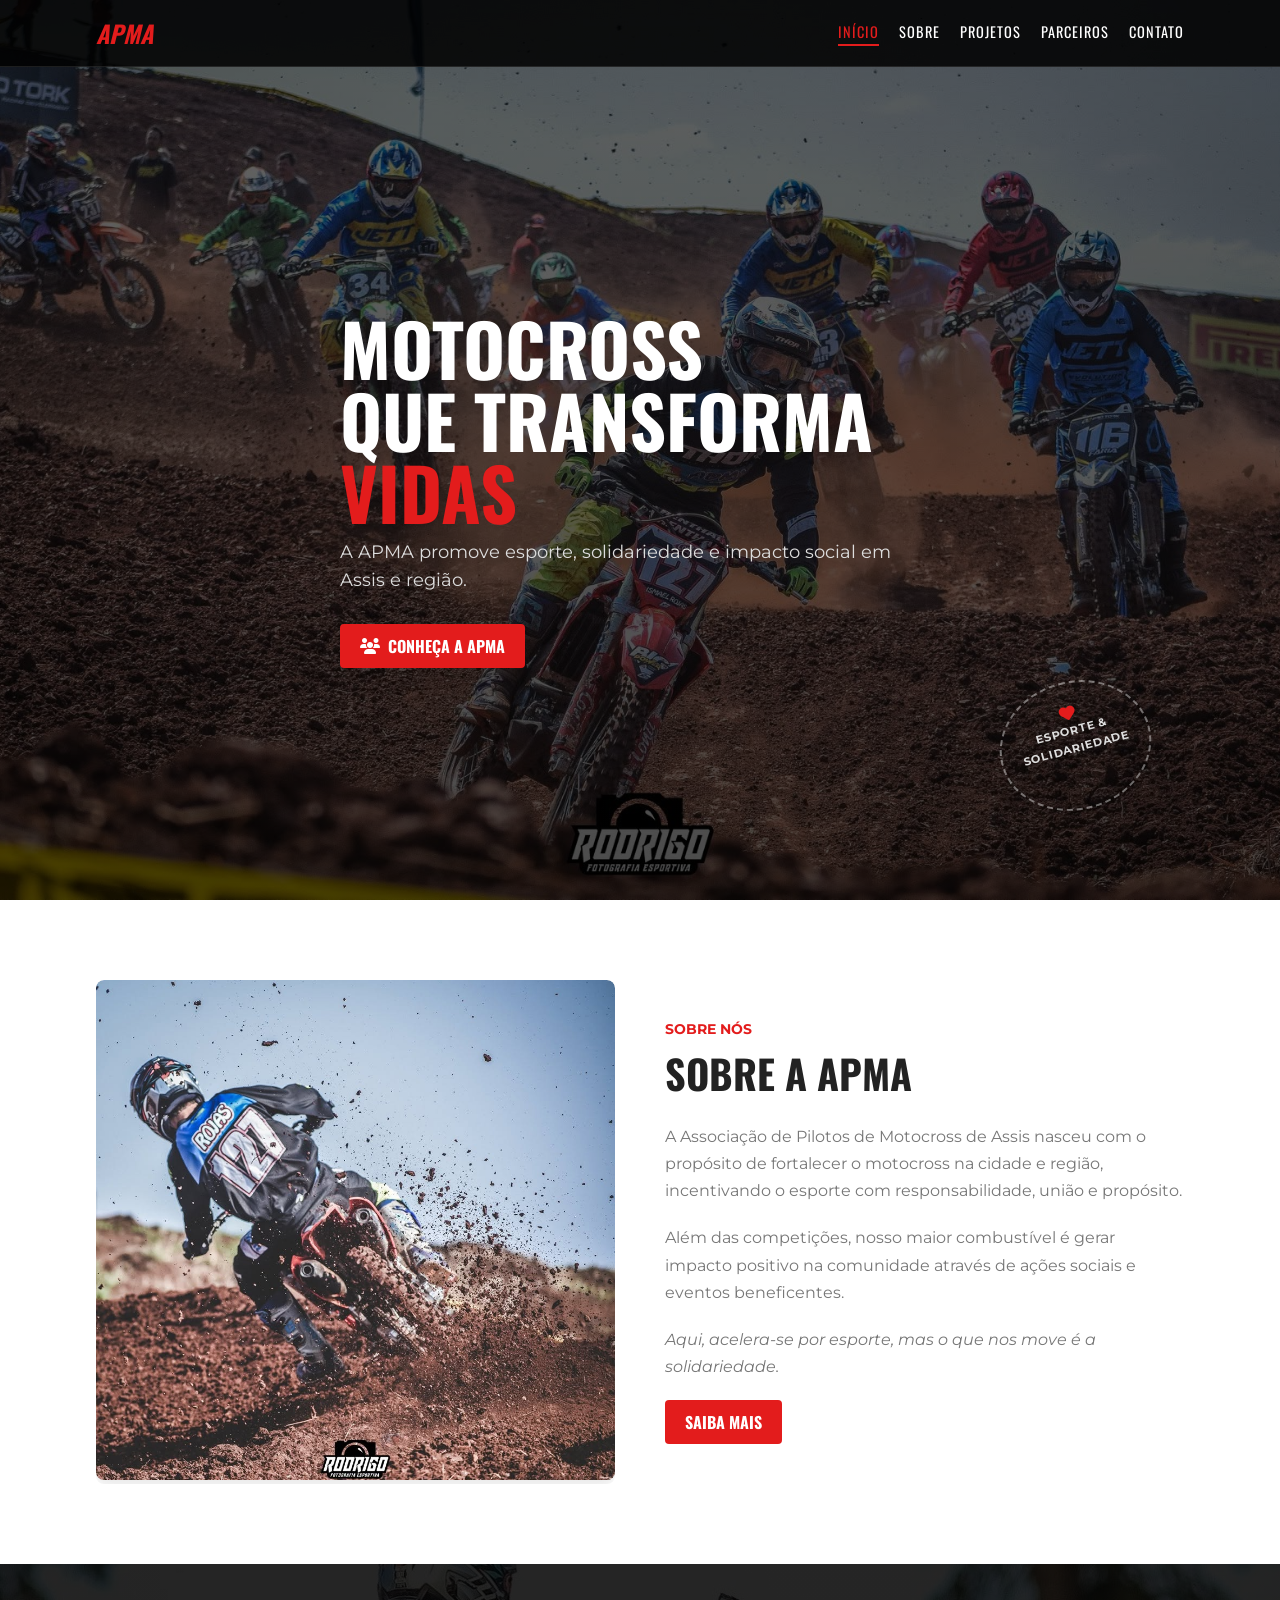
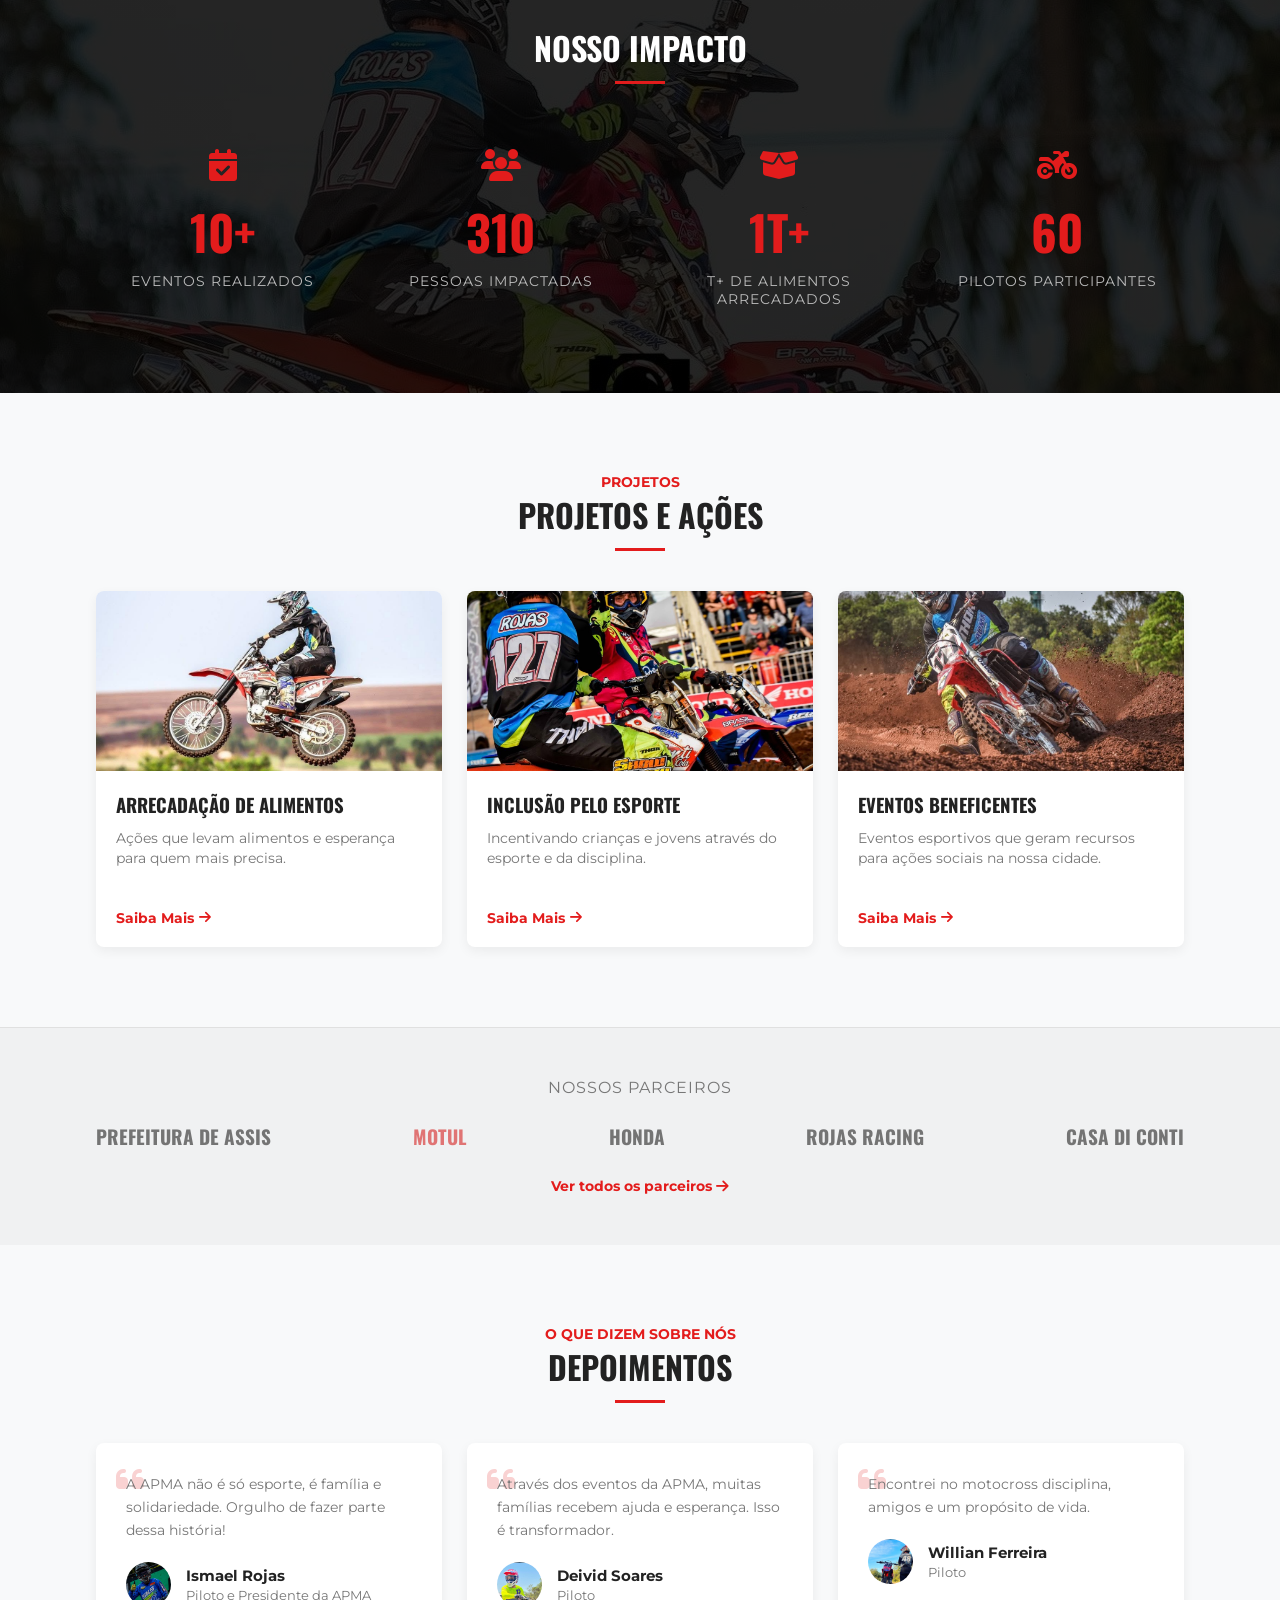
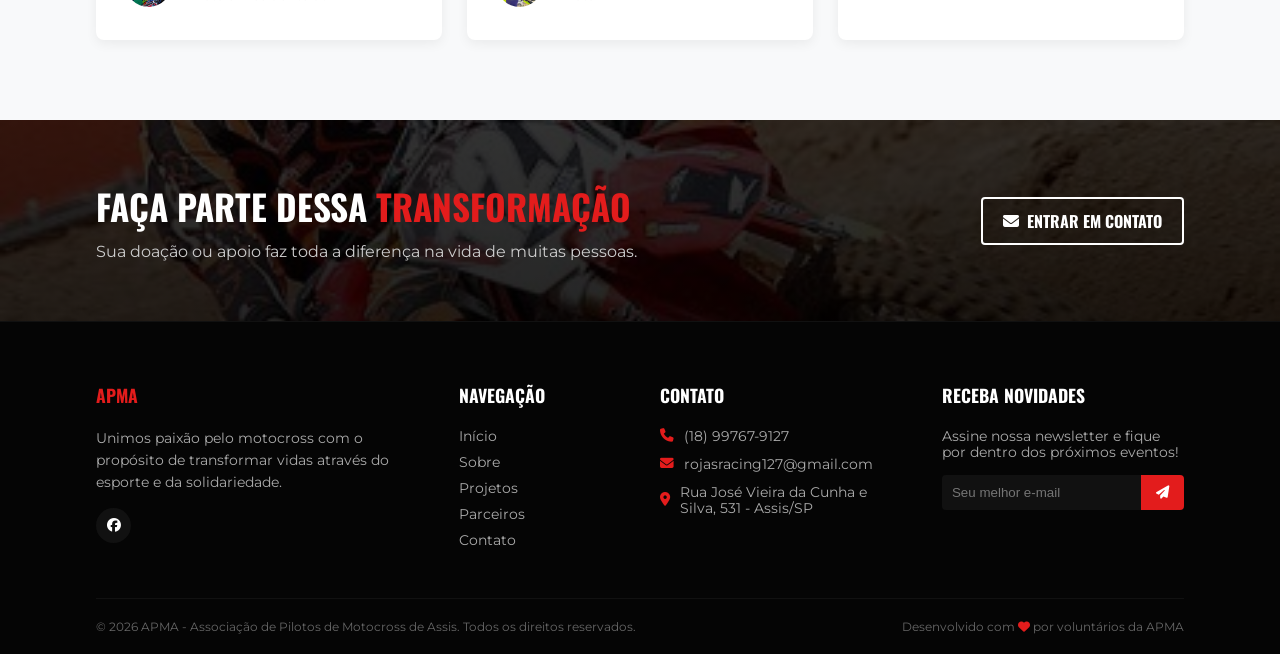
<file: index.html>
<!DOCTYPE html>
<html lang="pt-BR">

<head>
    <meta charset="UTF-8">
    <meta name="viewport" content="width=device-width, initial-scale=1.0">
    <title>APMA - Associação de Pilotos de Motocross de Assis</title>
    <meta name="description"
        content="A APMA promove esporte, solidariedade e impacto social em Assis e região através do motocross.">
    <link rel="stylesheet" href="https://cdnjs.cloudflare.com/ajax/libs/font-awesome/6.4.0/css/all.min.css">
    <link
        href="https://fonts.googleapis.com/css2?family=Montserrat:wght@400;700;900&family=Oswald:wght@500;700&display=swap"
        rel="stylesheet">
    <link rel="stylesheet" href="css/style.css">
</head>

<body>

    <header>
        <div class="conteudo barra">
            <a href="index.html" class="marca">
                <h2 style="color: white; font-style: italic;"><span style="color: var(--primary-color);">APMA</span>
                </h2>
            </a>
            <button class="botao-menu" aria-label="Abrir menu"><i class="fa-solid fa-bars"></i></button>
            <nav class="menu">
                <a href="index.html" class="ativo">Início</a>
                <a href="sobre.html">Sobre</a>
                <a href="projetos.html">Projetos</a>
                <a href="parceiros.html">Parceiros</a>
                <a href="contato.html">Contato</a>
            </nav>
        </div>
    </header>

    <section class="destaque">
        <div class="conteudo destaque-texto">
            <h1>Motocross<br>que transforma <span>Vidas</span></h1>
            <p>A APMA promove esporte, solidariedade e impacto social em Assis e região.</p>
            <div class="destaque-acoes">
                <a href="sobre.html" class="botao"><i class="fa-solid fa-users"></i> Conheça a APMA</a>
            </div>
        </div>
        <div class="selo">
            <i class="fa-solid fa-heart" style="color: var(--primary-color);"></i>
            <p style="font-size: 0.7rem; font-weight: bold; letter-spacing: 1px;">ESPORTE &<br>SOLIDARIEDADE</p>
        </div>
    </section>

    <section class="sobre">
        <div class="conteudo sobre-grade">
            <div class="sobre-foto">
                <img src="assets/sobre.jpg" alt="Pilotos de Motocross APMA">
            </div>
            <div class="sobre-conteudo">
                <span class="subtitulo">Sobre Nós</span>
                <h2>Sobre a APMA</h2>
                <p>A Associação de Pilotos de Motocross de Assis nasceu com o propósito de fortalecer o motocross na
                    cidade e região, incentivando o esporte com responsabilidade, união e propósito.</p>
                <p>Além das competições, nosso maior combustível é gerar impacto positivo na comunidade através de ações
                    sociais e eventos beneficentes.</p>
                <p><em>Aqui, acelera-se por esporte, mas o que nos move é a solidariedade.</em></p>
                <a href="sobre.html" class="botao">Saiba Mais</a>
            </div>
        </div>
    </section>

    <section class="impacto">
        <div class="conteudo">
            <h2 class="titulo">Nosso Impacto</h2>
            <div class="impacto-grade">
                <div class="contador">
                    <i class="fa-solid fa-calendar-check"></i>
                    <div class="numero" data-target="10">0</div>
                    <div class="rotulo">Eventos Realizados</div>
                </div>
                <div class="contador">
                    <i class="fa-solid fa-users"></i>
                    <div class="numero" data-target="1000">0</div>
                    <div class="rotulo">Pessoas Impactadas</div>
                </div>
                <div class="contador">
                    <i class="fa-solid fa-box-open"></i>
                    <div class="numero" data-target="1" data-suffix="T+">0</div>
                    <div class="rotulo">T+ de Alimentos Arrecadados</div>
                </div>
                <div class="contador">
                    <i class="fa-solid fa-motorcycle"></i>
                    <div class="numero" data-target="200">0</div>
                    <div class="rotulo">Pilotos Participantes</div>
                </div>
            </div>
        </div>
    </section>

    <section class="projetos">
        <div class="conteudo">
            <span
                style="color: var(--primary-color); display:block; text-align:center; font-weight:bold; font-size:0.9rem;">PROJETOS</span>
            <h2 class="titulo">Projetos e Ações</h2>

            <div class="projetos-grade">
                <div class="cartao-projeto">
                    <div class="foto-projeto"
                        style="background-image: url('assets/alimentacao.jpg')">
                    </div>
                    <div class="info-projeto">
                        <h3>Arrecadação de Alimentos</h3>
                        <p>Ações que levam alimentos e esperança para quem mais precisa.</p>
                        <a href="projetos.html#alimentos" class="link-projeto">Saiba Mais <i
                                class="fa-solid fa-arrow-right"></i></a>
                    </div>
                </div>
                <div class="cartao-projeto">
                    <div class="foto-projeto"
                        style="background-image: url('assets/inclusao.jpg')">
                    </div>
                    <div class="info-projeto">
                        <h3>Inclusão pelo Esporte</h3>
                        <p>Incentivando crianças e jovens através do esporte e da disciplina.</p>
                        <a href="projetos.html#inclusao" class="link-projeto">Saiba Mais <i
                                class="fa-solid fa-arrow-right"></i></a>
                    </div>
                </div>
                <div class="cartao-projeto">
                    <div class="foto-projeto"
                        style="background-image: url('assets/eventos.jpg')">
                    </div>
                    <div class="info-projeto">
                        <h3>Eventos Beneficentes</h3>
                        <p>Eventos esportivos que geram recursos para ações sociais na nossa cidade.</p>
                        <a href="projetos.html#beneficentes" class="link-projeto">Saiba Mais <i
                                class="fa-solid fa-arrow-right"></i></a>
                    </div>
                </div>
            </div>
        </div>
    </section>

    <section class="parceiros">
        <div class="conteudo">
            <div class="titulo-parceiros">NOSSOS PARCEIROS</div>
            <div class="faixa-parceiros">
                <span style="font-weight: bold; font-family: 'Oswald'; font-size: 1.2rem;">PREFEITURA DE ASSIS</span>
                <span style="font-weight: bold; font-family: 'Oswald'; font-size: 1.2rem; color: #d62222;">MOTUL</span>
                <span style="font-weight: bold; font-family: 'Oswald'; font-size: 1.2rem;">HONDA</span>
                <span style="font-weight: bold; font-family: 'Oswald'; font-size: 1.2rem;">ROJAS RACING</span>
                <span style="font-weight: bold; font-family: 'Oswald'; font-size: 1.2rem;">CASA DI CONTI</span>
            </div>
            <p style="margin-top: 25px;"><a href="parceiros.html"
                    style="color: var(--primary-color); font-weight: bold; font-size: 0.9rem;">Ver todos os parceiros <i
                        class="fa-solid fa-arrow-right"></i></a></p>
        </div>
    </section>

    <section class="depoimentos">
        <div class="conteudo">
            <span
                style="color: var(--primary-color); display:block; text-align:center; font-weight:bold; font-size:0.9rem;">O
                QUE DIZEM SOBRE NÓS</span>
            <h2 class="titulo">Depoimentos</h2>

            <div class="depoimentos-grade">
                <div class="depoimento">
                    <i class="fa-solid fa-quote-left"></i>
                    <p>A APMA não é só esporte, é família e solidariedade. Orgulho de fazer parte dessa história!</p>
                    <div class="autor">
                        <img src="assets/ismaelRojas.jpg"
                            alt="Ismael Rojas">
                        <div>
                            <h4>Ismael Rojas</h4>
                            <span>Piloto e Presidente da APMA</span>
                        </div>
                    </div>
                </div>
                <div class="depoimento">
                    <i class="fa-solid fa-quote-left"></i>
                    <p>Através dos eventos da APMA, muitas famílias recebem ajuda e esperança. Isso é transformador.</p>
                    <div class="autor">
                        <img src="assets/deividSoares.jpeg"
                            alt="Deivid Soares">
                        <div>
                            <h4>Deivid Soares</h4>
                            <span>Piloto</span>
                        </div>
                    </div>
                </div>
                <div class="depoimento">
                    <i class="fa-solid fa-quote-left"></i>
                    <p>Encontrei no motocross disciplina, amigos e um propósito de vida.</p>
                    <div class="autor">
                        <img src="assets/willianFerreira.jpeg"
                            alt="Willian Ferreira">
                        <div>
                            <h4>Willian Ferreira</h4>
                            <span>Piloto</span>
                        </div>
                    </div>
                </div>
            </div>
        </div>
    </section>

    <section class="chamada">
        <div class="conteudo chamada-conteudo">
            <div class="chamada-texto">
                <h2>FAÇA PARTE DESSA <span>TRANSFORMAÇÃO</span></h2>
                <p>Sua doação ou apoio faz toda a diferença na vida de muitas pessoas.</p>
            </div>
            <div class="chamada-acoes">
                <a href="contato.html" class="botao botao-contorno"><i class="fa-solid fa-envelope"></i> Entrar em Contato</a>
            </div>
        </div>
    </section>

    <footer>
        <div class="conteudo rodape-grade">
            <div class="rodape-coluna rodape-sobre">
                <h3 style="color: var(--primary-color);">APMA</h3>
                <p>Unimos paixão pelo motocross com o propósito de transformar vidas através do esporte e da
                    solidariedade.</p>
                <div class="redes">
                    <a href="https://www.facebook.com/people/Ismael-Rojas-127/100063699161215/" aria-label="Facebook"><i class="fa-brands fa-facebook"></i></a>
            
                </div>
            </div>
            <div class="rodape-coluna rodape-links">
                <h3>Navegação</h3>
                <ul>
                    <li><a href="index.html">Início</a></li>
                    <li><a href="sobre.html">Sobre</a></li>
                    <li><a href="projetos.html">Projetos</a></li>
                    <li><a href="parceiros.html">Parceiros</a></li>
                    <li><a href="contato.html">Contato</a></li>
                </ul>
            </div>
            <div class="rodape-coluna rodape-contato">
                <h3>Contato</h3>
                <p><i class="fa-solid fa-phone"></i> (18) 99767-9127</p>
                <p><i class="fa-solid fa-envelope"></i> rojasracing127@gmail.com</p>
                <p><i class="fa-solid fa-location-dot"></i> Rua José Vieira da Cunha e Silva, 531 - Assis/SP</p>
            </div>
            <div class="rodape-coluna">
                <h3>Receba Novidades</h3>
                <p>Assine nossa newsletter e fique por dentro dos próximos eventos!</p>
                <form class="boletim" onsubmit="return false;">
                    <input type="email" placeholder="Seu melhor e-mail" required>
                    <button type="submit" aria-label="Enviar"><i class="fa-solid fa-paper-plane"></i></button>
                </form>
            </div>
        </div>
        <div class="conteudo rodape-base">
            <p>&copy; 2026 APMA - Associação de Pilotos de Motocross de Assis. Todos os direitos reservados.</p>
            <p>Desenvolvido com <i class="fa-solid fa-heart" style="color: var(--primary-color);"></i> por voluntários
                da APMA</p>
        </div>
    </footer>

    <script src="js/script.js"></script>
</body>

</html>
</file>
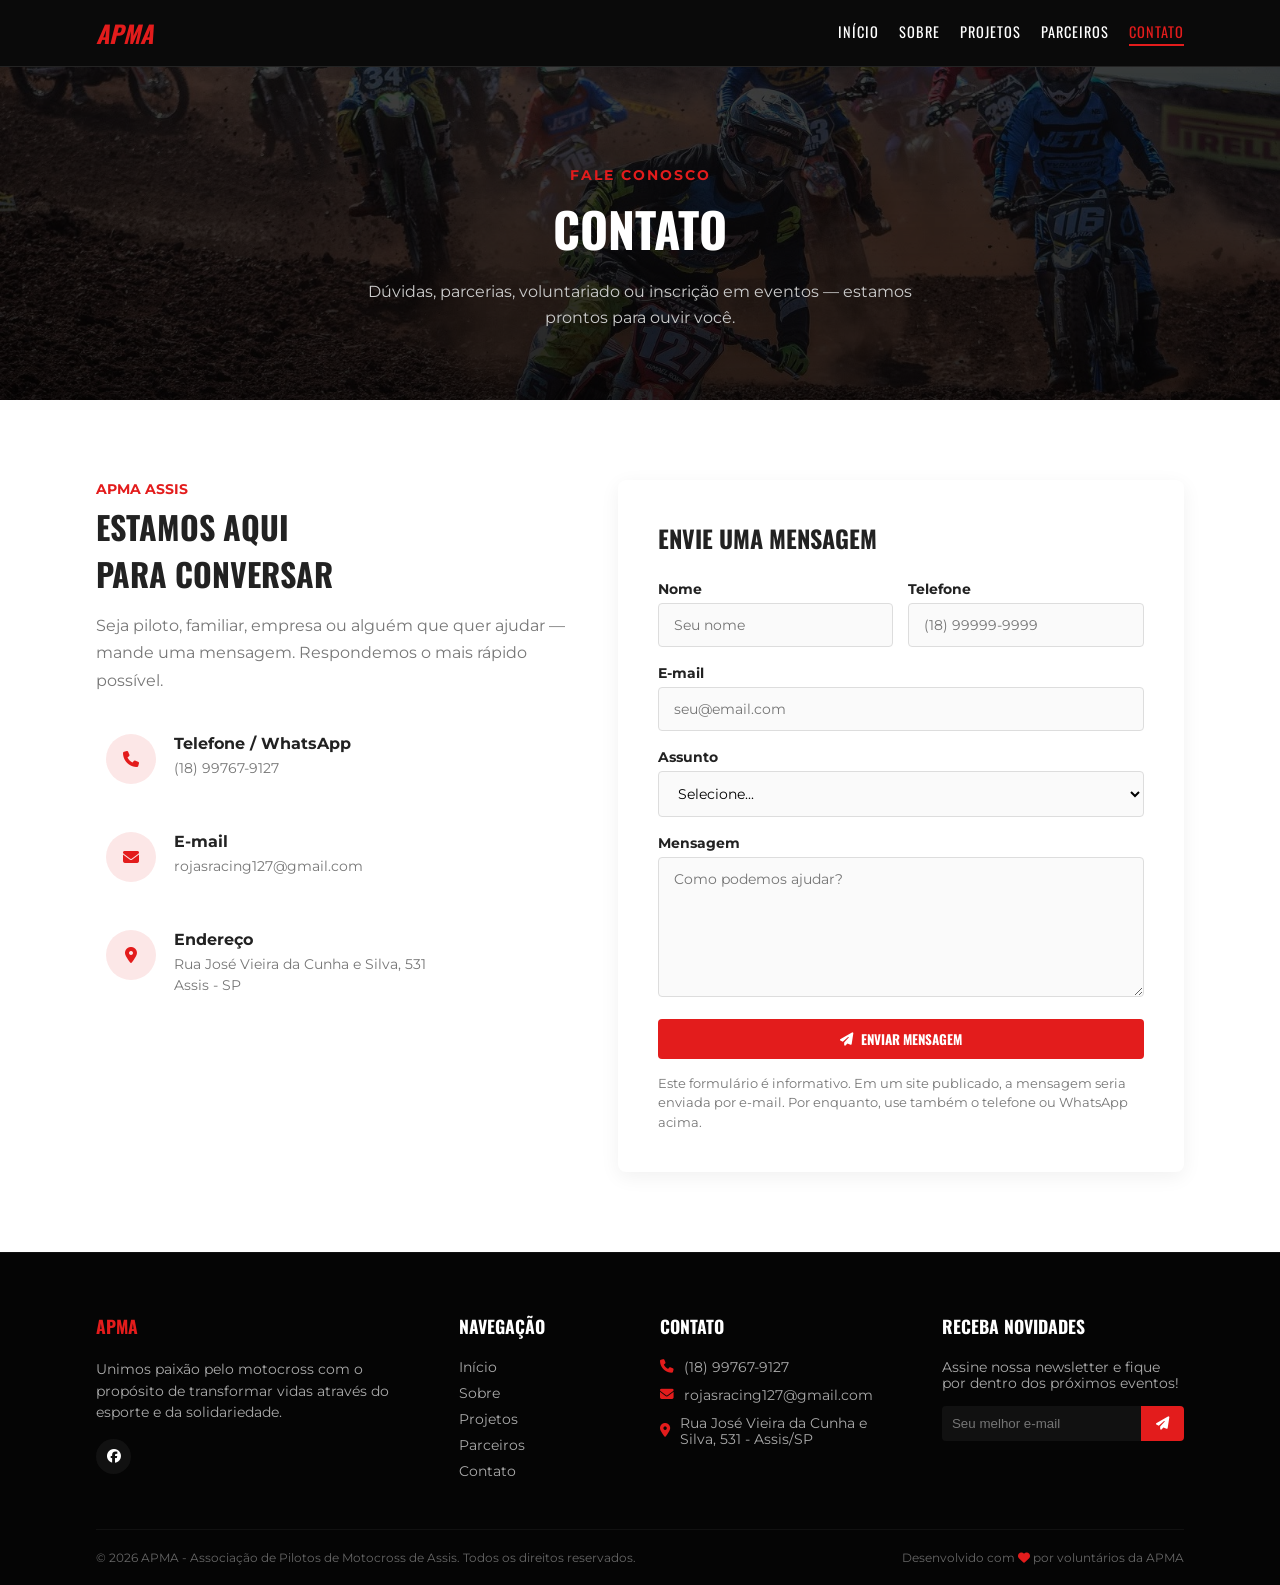
<file: contato.html>
<!DOCTYPE html>
<html lang="pt-BR">

<head>
    <meta charset="UTF-8">
    <meta name="viewport" content="width=device-width, initial-scale=1.0">
    <title>Contato - APMA Assis</title>
    <meta name="description"
        content="Entre em contato com a APMA: telefone, e-mail, endereço em Assis/SP e formulário de mensagem.">
    <link rel="stylesheet" href="https://cdnjs.cloudflare.com/ajax/libs/font-awesome/6.4.0/css/all.min.css">
    <link
        href="https://fonts.googleapis.com/css2?family=Montserrat:wght@400;700;900&family=Oswald:wght@500;700&display=swap"
        rel="stylesheet">
    <link rel="stylesheet" href="css/style.css">
</head>

<body>

    <header class="solido">
        <div class="conteudo barra">
            <a href="index.html" class="marca">
                <h2 style="color: white; font-style: italic;"><span style="color: var(--primary-color);">APMA</span>
                </h2>
            </a>
            <button class="botao-menu" aria-label="Abrir menu"><i class="fa-solid fa-bars"></i></button>
            <nav class="menu">
                <a href="index.html">Início</a>
                <a href="sobre.html">Sobre</a>
                <a href="projetos.html">Projetos</a>
                <a href="parceiros.html">Parceiros</a>
                <a href="contato.html" class="ativo">Contato</a>
            </nav>
        </div>
    </header>

    <section class="capa">
        <div class="conteudo">
            <span class="etiqueta">FALE CONOSCO</span>
            <h1>Contato</h1>
            <p>Dúvidas, parcerias, voluntariado ou inscrição em eventos — estamos prontos para ouvir você.</p>
        </div>
    </section>

    <section class="secao clara">
        <div class="conteudo">
            <div class="contato-grade">
                <div>
                    <span class="subtitulo">APMA Assis</span>
                    <h2 style="font-size: 2rem; margin-bottom: 15px;">Estamos aqui<br>para conversar</h2>
                    <p style="color: var(--text-gray); line-height: 1.7;">Seja piloto, familiar, empresa ou alguém que
                        quer ajudar — mande uma mensagem. Respondemos o mais rápido possível.</p>

                    <div class="contato-lista">
                        <div class="contato-item">
                            <div class="icone"><i class="fa-solid fa-phone"></i></div>
                            <div>
                                <h4>Telefone / WhatsApp</h4>
                                <p>(18) 99767-9127</p>
                            </div>
                        </div>
                        <div class="contato-item">
                            <div class="icone"><i class="fa-solid fa-envelope"></i></div>
                            <div>
                                <h4>E-mail</h4>
                                <p>rojasracing127@gmail.com</p>
                            </div>
                        </div>
                        <div class="contato-item">
                            <div class="icone"><i class="fa-solid fa-location-dot"></i></div>
                            <div>
                                <h4>Endereço</h4>
                                <p>Rua José Vieira da Cunha e Silva, 531<br>Assis - SP</p>
                            </div>
                        </div>
                    </div>
                </div>

                <div class="formulario">
                    <h3>Envie uma Mensagem</h3>
                    <form>
                        <div class="linha-form">
                            <div class="campo">
                                <label for="nome">Nome</label>
                                <input type="text" id="nome" name="nome" placeholder="Seu nome" required>
                            </div>
                            <div class="campo">
                                <label for="telefone">Telefone</label>
                                <input type="tel" id="telefone" name="telefone" placeholder="(18) 99999-9999">
                            </div>
                        </div>
                        <div class="campo">
                            <label for="email">E-mail</label>
                            <input type="email" id="email" name="email" placeholder="seu@email.com" required>
                        </div>
                        <div class="campo">
                            <label for="assunto">Assunto</label>
                            <select id="assunto" name="assunto" required>
                                <option value="">Selecione...</option>
                                <option value="evento">Inscrição / Eventos</option>
                                <option value="voluntario">Voluntariado</option>
                                <option value="parceria">Parceria / Patrocínio</option>
                                <option value="doacao">Doação</option>
                                <option value="outro">Outro</option>
                            </select>
                        </div>
                        <div class="campo">
                            <label for="mensagem">Mensagem</label>
                            <textarea id="mensagem" name="mensagem" placeholder="Como podemos ajudar?"
                                required></textarea>
                        </div>
                        <button type="submit" class="botao" style="width: 100%; justify-content: center;"><i
                                class="fa-solid fa-paper-plane"></i> Enviar Mensagem</button>
                        <p class="nota-form">Este formulário é informativo. Em um site publicado, a mensagem seria
                            enviada por e-mail. Por enquanto, use também o telefone ou WhatsApp acima.</p>
                    </form>
                </div>
            </div>
        </div>
    </section>

    <footer>
        <div class="conteudo rodape-grade">
            <div class="rodape-coluna rodape-sobre">
                <h3 style="color: var(--primary-color);">APMA</h3>
                <p>Unimos paixão pelo motocross com o propósito de transformar vidas através do esporte e da
                    solidariedade.</p>
                <div class="redes">
                    <a href="https://www.facebook.com/people/Ismael-Rojas-127/100063699161215/" aria-label="Facebook"><i class="fa-brands fa-facebook"></i></a>
                    
                </div>
            </div>
            <div class="rodape-coluna rodape-links">
                <h3>Navegação</h3>
                <ul>
                    <li><a href="index.html">Início</a></li>
                    <li><a href="sobre.html">Sobre</a></li>
                    <li><a href="projetos.html">Projetos</a></li>
                    <li><a href="parceiros.html">Parceiros</a></li>
                    <li><a href="contato.html">Contato</a></li>
                </ul>
            </div>
            <div class="rodape-coluna rodape-contato">
                <h3>Contato</h3>
                <p><i class="fa-solid fa-phone"></i> (18) 99767-9127</p>
                <p><i class="fa-solid fa-envelope"></i> rojasracing127@gmail.com</p>
                <p><i class="fa-solid fa-location-dot"></i> Rua José Vieira da Cunha e Silva, 531 - Assis/SP</p>
            </div>
            <div class="rodape-coluna">
                <h3>Receba Novidades</h3>
                <p>Assine nossa newsletter e fique por dentro dos próximos eventos!</p>
                <form class="boletim" onsubmit="return false;">
                    <input type="email" placeholder="Seu melhor e-mail" required>
                    <button type="submit" aria-label="Enviar"><i class="fa-solid fa-paper-plane"></i></button>
                </form>
            </div>
        </div>
        <div class="conteudo rodape-base">
            <p>&copy; 2026 APMA - Associação de Pilotos de Motocross de Assis. Todos os direitos reservados.</p>
            <p>Desenvolvido com <i class="fa-solid fa-heart" style="color: var(--primary-color);"></i> por voluntários
                da APMA</p>
        </div>
    </footer>

    <script src="js/script.js"></script>
</body>

</html>
</file>
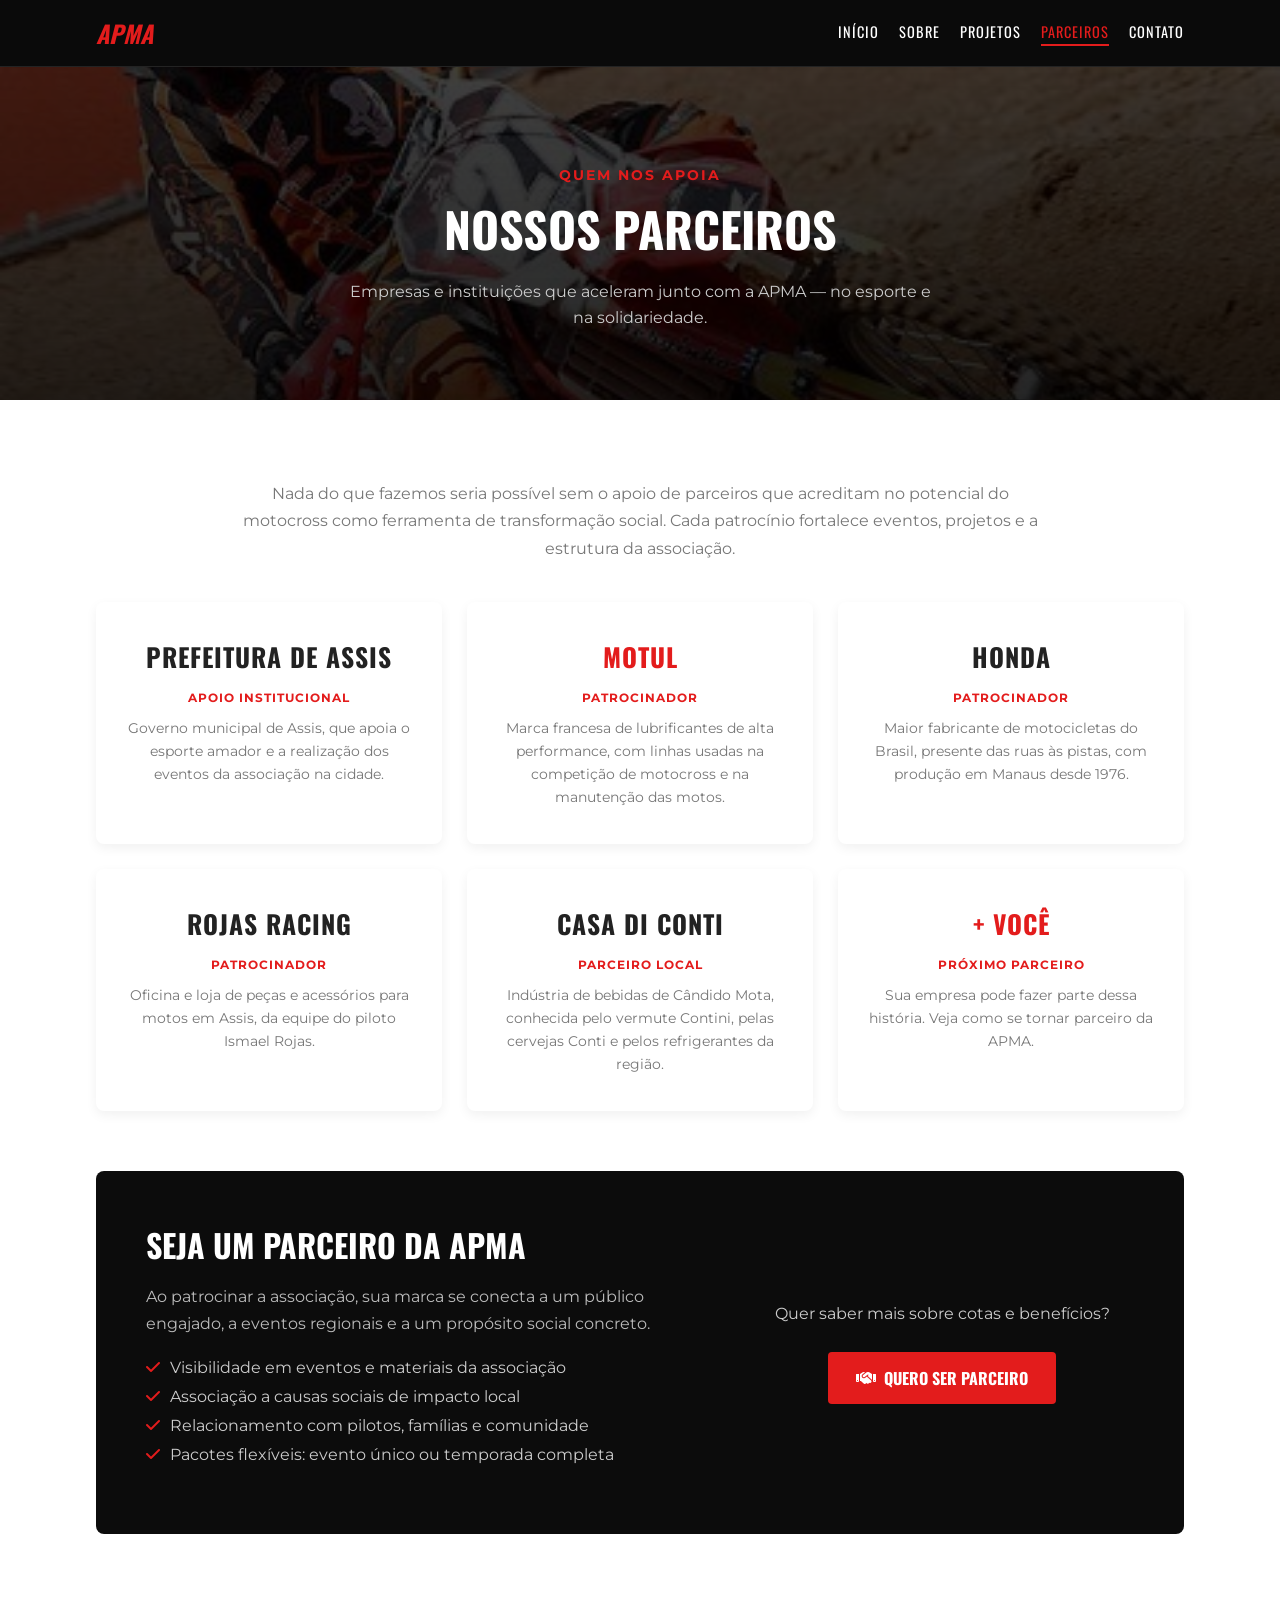
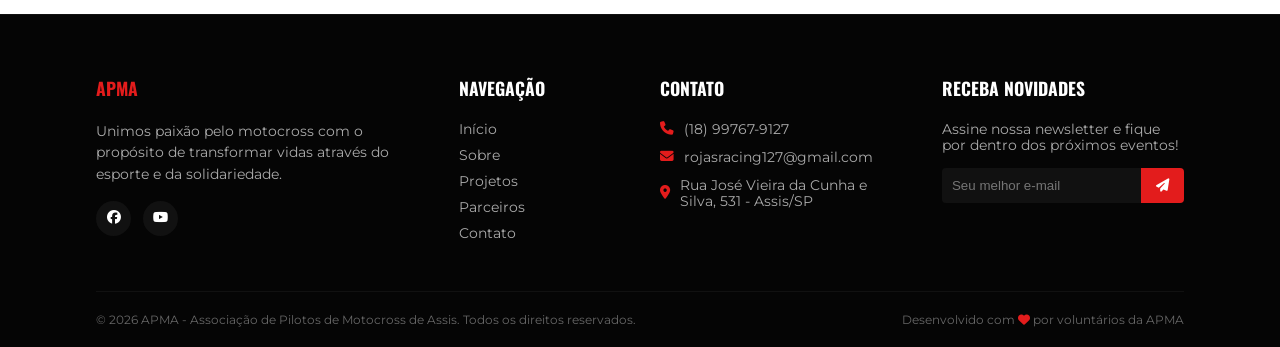
<file: parceiros.html>
<!DOCTYPE html>
<html lang="pt-BR">

<head>
    <meta charset="UTF-8">
    <meta name="viewport" content="width=device-width, initial-scale=1.0">
    <title>Parceiros - APMA Assis</title>
    <meta name="description"
        content="Conheça os parceiros que apoiam a APMA e saiba como sua empresa pode patrocinar o motocross solidário em Assis.">
    <link rel="stylesheet" href="https://cdnjs.cloudflare.com/ajax/libs/font-awesome/6.4.0/css/all.min.css">
    <link
        href="https://fonts.googleapis.com/css2?family=Montserrat:wght@400;700;900&family=Oswald:wght@500;700&display=swap"
        rel="stylesheet">
    <link rel="stylesheet" href="css/style.css">
</head>

<body>

    <header class="solido">
        <div class="conteudo barra">
            <a href="index.html" class="marca">
                <h2 style="color: white; font-style: italic;"><span style="color: var(--primary-color);">APMA</span>
                </h2>
            </a>
            <button class="botao-menu" aria-label="Abrir menu"><i class="fa-solid fa-bars"></i></button>
            <nav class="menu">
                <a href="index.html">Início</a>
                <a href="sobre.html">Sobre</a>
                <a href="projetos.html">Projetos</a>
                <a href="parceiros.html" class="ativo">Parceiros</a>
                <a href="contato.html">Contato</a>
            </nav>
        </div>
    </header>

    <section class="capa capa-chamada">
        <div class="conteudo">
            <span class="etiqueta">QUEM NOS APOIA</span>
            <h1>Nossos Parceiros</h1>
            <p>Empresas e instituições que aceleram junto com a APMA — no esporte e na solidariedade.</p>
        </div>
    </section>

    <section class="secao clara">
        <div class="conteudo">
            <div class="bloco-texto" style="text-align: center;">
                <p>Nada do que fazemos seria possível sem o apoio de parceiros que acreditam no potencial do motocross
                    como ferramenta de transformação social. Cada patrocínio fortalece eventos, projetos e a estrutura
                    da associação.</p>
            </div>

            <div class="parceiros-grade">
                <div class="cartao-parceiro">
                    <div class="logo-parceiro">PREFEITURA DE ASSIS</div>
                    <span class="tipo-parceiro">Apoio Institucional</span>
                    <p>Governo municipal de Assis, que apoia o esporte amador e a realização dos eventos da associação na cidade.</p>
                </div>
                <div class="cartao-parceiro">
                    <div class="logo-parceiro destaque-nome">MOTUL</div>
                    <span class="tipo-parceiro">Patrocinador</span>
                    <p>Marca francesa de lubrificantes de alta performance, com linhas usadas na competição de motocross e na manutenção das motos.</p>
                </div>
                <div class="cartao-parceiro">
                    <div class="logo-parceiro">HONDA</div>
                    <span class="tipo-parceiro">Patrocinador</span>
                    <p>Maior fabricante de motocicletas do Brasil, presente das ruas às pistas, com produção em Manaus desde 1976.</p>
                </div>
                <div class="cartao-parceiro">
                    <div class="logo-parceiro">ROJAS RACING</div>
                    <span class="tipo-parceiro">Patrocinador</span>
                    <p>Oficina e loja de peças e acessórios para motos em Assis, da equipe do piloto Ismael Rojas.</p>
                </div>
                <div class="cartao-parceiro">
                    <div class="logo-parceiro">CASA DI CONTI</div>
                    <span class="tipo-parceiro">Parceiro Local</span>
                    <p>Indústria de bebidas de Cândido Mota, conhecida pelo vermute Contini, pelas cervejas Conti e pelos refrigerantes da região.</p>
                </div>
                <div class="cartao-parceiro">
                    <div class="logo-parceiro destaque-nome">+ VOCÊ</div>
                    <span class="tipo-parceiro">Próximo Parceiro</span>
                    <p>Sua empresa pode fazer parte dessa história. Veja como se tornar parceiro da APMA.</p>
                </div>
            </div>

            <div class="seja-parceiro">
                <div>
                    <h2>Seja um Parceiro da APMA</h2>
                    <p>Ao patrocinar a associação, sua marca se conecta a um público engajado, a eventos regionais e a
                        um propósito social concreto.</p>
                    <ul>
                        <li><i class="fa-solid fa-check"></i> Visibilidade em eventos e materiais da associação</li>
                        <li><i class="fa-solid fa-check"></i> Associação a causas sociais de impacto local</li>
                        <li><i class="fa-solid fa-check"></i> Relacionamento com pilotos, famílias e comunidade</li>
                        <li><i class="fa-solid fa-check"></i> Pacotes flexíveis: evento único ou temporada completa</li>
                    </ul>
                </div>
                <div style="text-align: center;">
                    <p style="margin-bottom: 25px; color: #ccc;">Quer saber mais sobre cotas e benefícios?</p>
                    <a href="contato.html" class="botao" style="font-size: 1rem; padding: 14px 28px;"><i
                            class="fa-solid fa-handshake"></i> Quero Ser Parceiro</a>
                </div>
            </div>
        </div>
    </section>

    <footer>
        <div class="conteudo rodape-grade">
            <div class="rodape-coluna rodape-sobre">
                <h3 style="color: var(--primary-color);">APMA</h3>
                <p>Unimos paixão pelo motocross com o propósito de transformar vidas através do esporte e da
                    solidariedade.</p>
                <div class="redes">
                    <a href="https://www.facebook.com/people/Ismael-Rojas-127/100063699161215/" aria-label="Facebook"><i class="fa-brands fa-facebook"></i></a>
                    <a href="#" aria-label="YouTube"><i class="fa-brands fa-youtube"></i></a>
                </div>
            </div>
            <div class="rodape-coluna rodape-links">
                <h3>Navegação</h3>
                <ul>
                    <li><a href="index.html">Início</a></li>
                    <li><a href="sobre.html">Sobre</a></li>
                    <li><a href="projetos.html">Projetos</a></li>
                    <li><a href="parceiros.html">Parceiros</a></li>
                    <li><a href="contato.html">Contato</a></li>
                </ul>
            </div>
            <div class="rodape-coluna rodape-contato">
                <h3>Contato</h3>
                <p><i class="fa-solid fa-phone"></i> (18) 99767-9127</p>
                <p><i class="fa-solid fa-envelope"></i> rojasracing127@gmail.com</p>
                <p><i class="fa-solid fa-location-dot"></i> Rua José Vieira da Cunha e Silva, 531 - Assis/SP</p>
            </div>
            <div class="rodape-coluna">
                <h3>Receba Novidades</h3>
                <p>Assine nossa newsletter e fique por dentro dos próximos eventos!</p>
                <form class="boletim" onsubmit="return false;">
                    <input type="email" placeholder="Seu melhor e-mail" required>
                    <button type="submit" aria-label="Enviar"><i class="fa-solid fa-paper-plane"></i></button>
                </form>
            </div>
        </div>
        <div class="conteudo rodape-base">
            <p>&copy; 2026 APMA - Associação de Pilotos de Motocross de Assis. Todos os direitos reservados.</p>
            <p>Desenvolvido com <i class="fa-solid fa-heart" style="color: var(--primary-color);"></i> por voluntários
                da APMA</p>
        </div>
    </footer>

    <script src="js/script.js"></script>
</body>

</html>
</file>
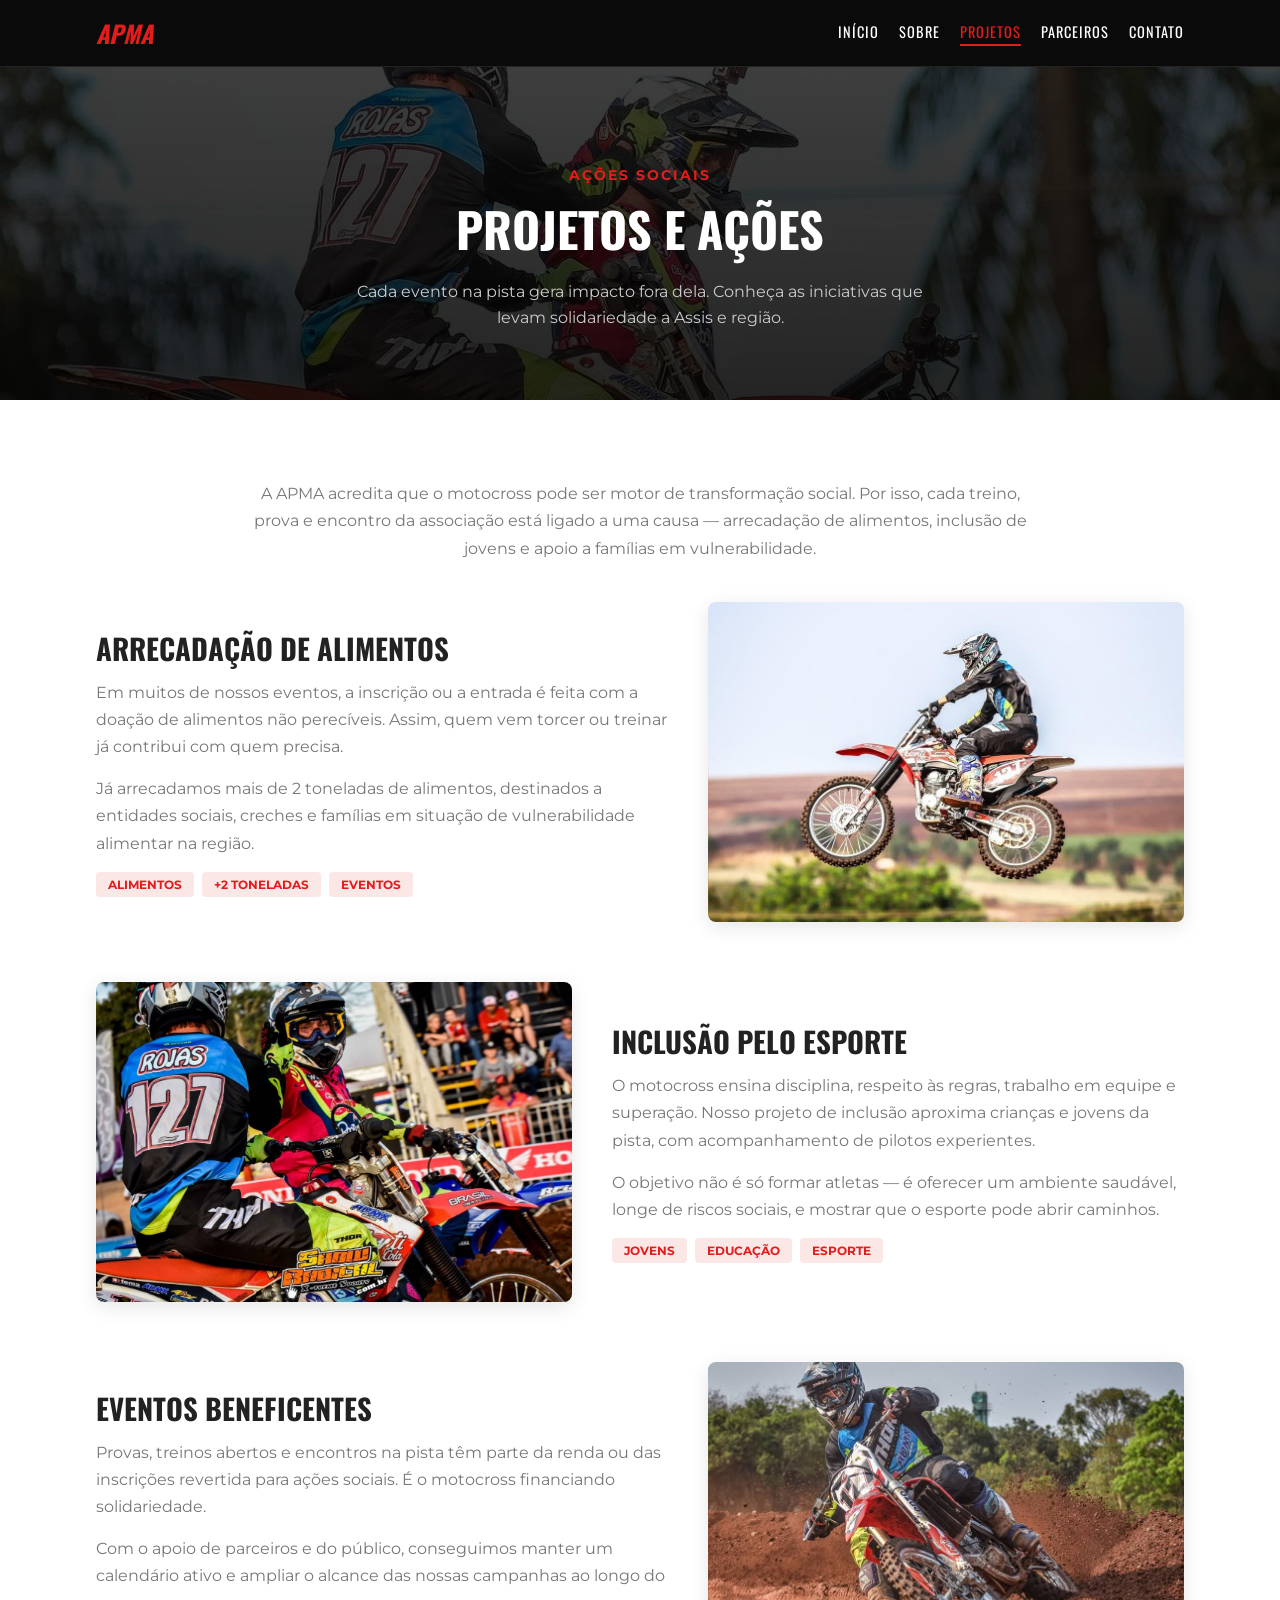
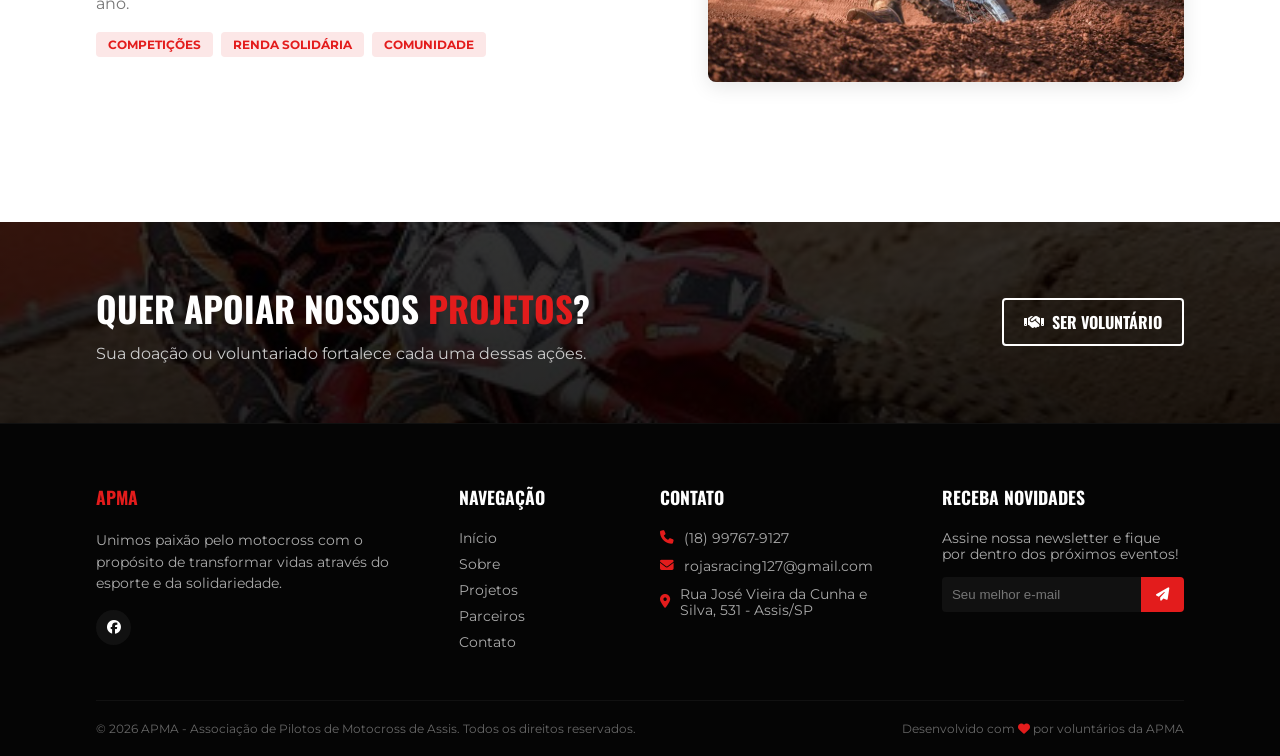
<file: projetos.html>
<!DOCTYPE html>
<html lang="pt-BR">

<head>
    <meta charset="UTF-8">
    <meta name="viewport" content="width=device-width, initial-scale=1.0">
    <title>Projetos - APMA Assis</title>
    <meta name="description"
        content="Conheça os projetos e ações sociais da APMA: alimentos, inclusão pelo esporte e eventos beneficentes.">
    <link rel="stylesheet" href="https://cdnjs.cloudflare.com/ajax/libs/font-awesome/6.4.0/css/all.min.css">
    <link
        href="https://fonts.googleapis.com/css2?family=Montserrat:wght@400;700;900&family=Oswald:wght@500;700&display=swap"
        rel="stylesheet">
    <link rel="stylesheet" href="css/style.css">
</head>

<body>

    <header class="solido">
        <div class="conteudo barra">
            <a href="index.html" class="marca">
                <h2 style="color: white; font-style: italic;"><span style="color: var(--primary-color);">APMA</span>
                </h2>
            </a>
            <button class="botao-menu" aria-label="Abrir menu"><i class="fa-solid fa-bars"></i></button>
            <nav class="menu">
                <a href="index.html">Início</a>
                <a href="sobre.html">Sobre</a>
                <a href="projetos.html" class="ativo">Projetos</a>
                <a href="parceiros.html">Parceiros</a>
                <a href="contato.html">Contato</a>
            </nav>
        </div>
    </header>

    <section class="capa capa-impacto">
        <div class="conteudo">
            <span class="etiqueta">AÇÕES SOCIAIS</span>
            <h1>Projetos e Ações</h1>
            <p>Cada evento na pista gera impacto fora dela. Conheça as iniciativas que levam solidariedade a Assis e
                região.</p>
        </div>
    </section>

    <section class="secao clara">
        <div class="conteudo">
            <div class="bloco-texto" style="text-align: center;">
                <p>A APMA acredita que o motocross pode ser motor de transformação social. Por isso, cada treino, prova
                    e encontro da associação está ligado a uma causa — arrecadação de alimentos, inclusão de
                    jovens e apoio a famílias em vulnerabilidade.</p>
            </div>

            <div id="alimentos" class="detalhe">
                <div class="detalhe-foto"
                    style="background-image: url('assets/alimentacao.jpg')">
                </div>
                <div class="detalhe-texto">
                    <h3>Arrecadação de Alimentos</h3>
                    <p>Em muitos de nossos eventos, a inscrição ou a entrada é feita com a doação de alimentos não
                        perecíveis. Assim, quem vem torcer ou treinar já contribui com quem precisa.</p>
                    <p>Já arrecadamos mais de 2 toneladas de alimentos, destinados a entidades sociais, creches e
                        famílias em situação de vulnerabilidade alimentar na região.</p>
                    <div class="etiquetas">
                        <span>Alimentos</span>
                        <span>+2 toneladas</span>
                        <span>Eventos</span>
                    </div>
                </div>
            </div>

            <div id="inclusao" class="detalhe">
                <div class="detalhe-foto"
                    style="background-image: url('assets/inclusao.jpg')">
                </div>
                <div class="detalhe-texto">
                    <h3>Inclusão pelo Esporte</h3>
                    <p>O motocross ensina disciplina, respeito às regras, trabalho em equipe e superação. Nosso projeto
                        de inclusão aproxima crianças e jovens da pista, com acompanhamento de pilotos experientes.</p>
                    <p>O objetivo não é só formar atletas — é oferecer um ambiente saudável, longe de riscos sociais, e
                        mostrar que o esporte pode abrir caminhos.</p>
                    <div class="etiquetas">
                        <span>Jovens</span>
                        <span>Educação</span>
                        <span>Esporte</span>
                    </div>
                </div>
            </div>

            <div id="beneficentes" class="detalhe">
                <div class="detalhe-foto"
                    style="background-image: url('assets/eventos.jpg')">
                </div>
                <div class="detalhe-texto">
                    <h3>Eventos Beneficentes</h3>
                    <p>Provas, treinos abertos e encontros na pista têm parte da renda ou das inscrições revertida para
                        ações sociais. É o motocross financiando solidariedade.</p>
                    <p>Com o apoio de parceiros e do público, conseguimos manter um calendário ativo e ampliar o alcance
                        das nossas campanhas ao longo do ano.</p>
                    <div class="etiquetas">
                        <span>Competições</span>
                        <span>Renda solidária</span>
                        <span>Comunidade</span>
                    </div>
                </div>
            </div>
        </div>
    </section>

    <section class="chamada">
        <div class="conteudo chamada-conteudo">
            <div class="chamada-texto">
                <h2>QUER APOIAR NOSSOS <span>PROJETOS</span>?</h2>
                <p>Sua doação ou voluntariado fortalece cada uma dessas ações.</p>
            </div>
            <div class="chamada-acoes">
                <a href="contato.html" class="botao botao-contorno"><i class="fa-solid fa-handshake"></i> Ser Voluntário</a>
            </div>
        </div>
    </section>

    <footer>
        <div class="conteudo rodape-grade">
            <div class="rodape-coluna rodape-sobre">
                <h3 style="color: var(--primary-color);">APMA</h3>
                <p>Unimos paixão pelo motocross com o propósito de transformar vidas através do esporte e da
                    solidariedade.</p>
                <div class="redes">
                    <a href="https://www.facebook.com/people/Ismael-Rojas-127/100063699161215/" aria-label="Facebook"><i class="fa-brands fa-facebook"></i></a>
                    
                </div>
            </div>
            <div class="rodape-coluna rodape-links">
                <h3>Navegação</h3>
                <ul>
                    <li><a href="index.html">Início</a></li>
                    <li><a href="sobre.html">Sobre</a></li>
                    <li><a href="projetos.html">Projetos</a></li>
                    <li><a href="parceiros.html">Parceiros</a></li>
                    <li><a href="contato.html">Contato</a></li>
                </ul>
            </div>
            <div class="rodape-coluna rodape-contato">
                <h3>Contato</h3>
                <p><i class="fa-solid fa-phone"></i> (18) 99767-9127</p>
                <p><i class="fa-solid fa-envelope"></i> rojasracing127@gmail.com</p>
                <p><i class="fa-solid fa-location-dot"></i> Rua José Vieira da Cunha e Silva, 531 - Assis/SP</p>
            </div>
            <div class="rodape-coluna">
                <h3>Receba Novidades</h3>
                <p>Assine nossa newsletter e fique por dentro dos próximos eventos!</p>
                <form class="boletim" onsubmit="return false;">
                    <input type="email" placeholder="Seu melhor e-mail" required>
                    <button type="submit" aria-label="Enviar"><i class="fa-solid fa-paper-plane"></i></button>
                </form>
            </div>
        </div>
        <div class="conteudo rodape-base">
            <p>&copy; 2026 APMA - Associação de Pilotos de Motocross de Assis. Todos os direitos reservados.</p>
            <p>Desenvolvido com <i class="fa-solid fa-heart" style="color: var(--primary-color);"></i> por voluntários
                da APMA</p>
        </div>
    </footer>

    <script src="js/script.js"></script>
</body>

</html>
</file>
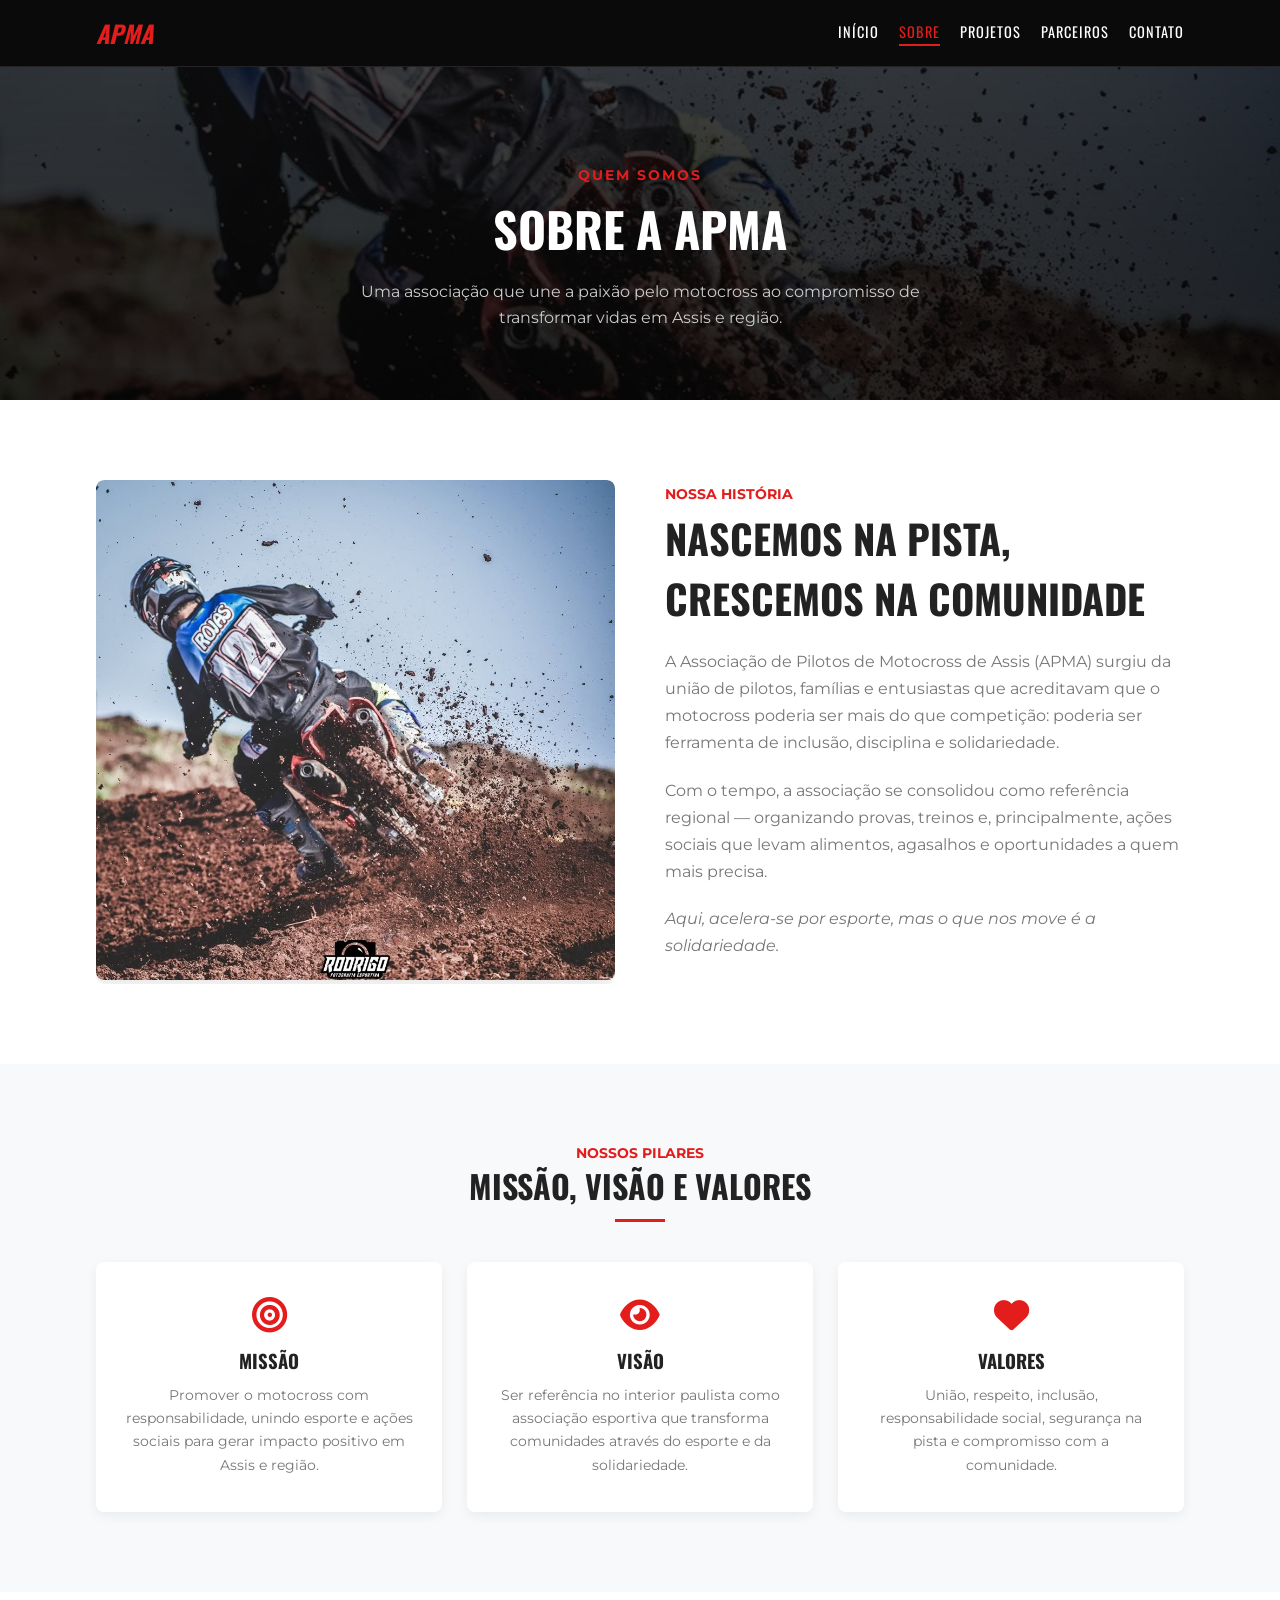
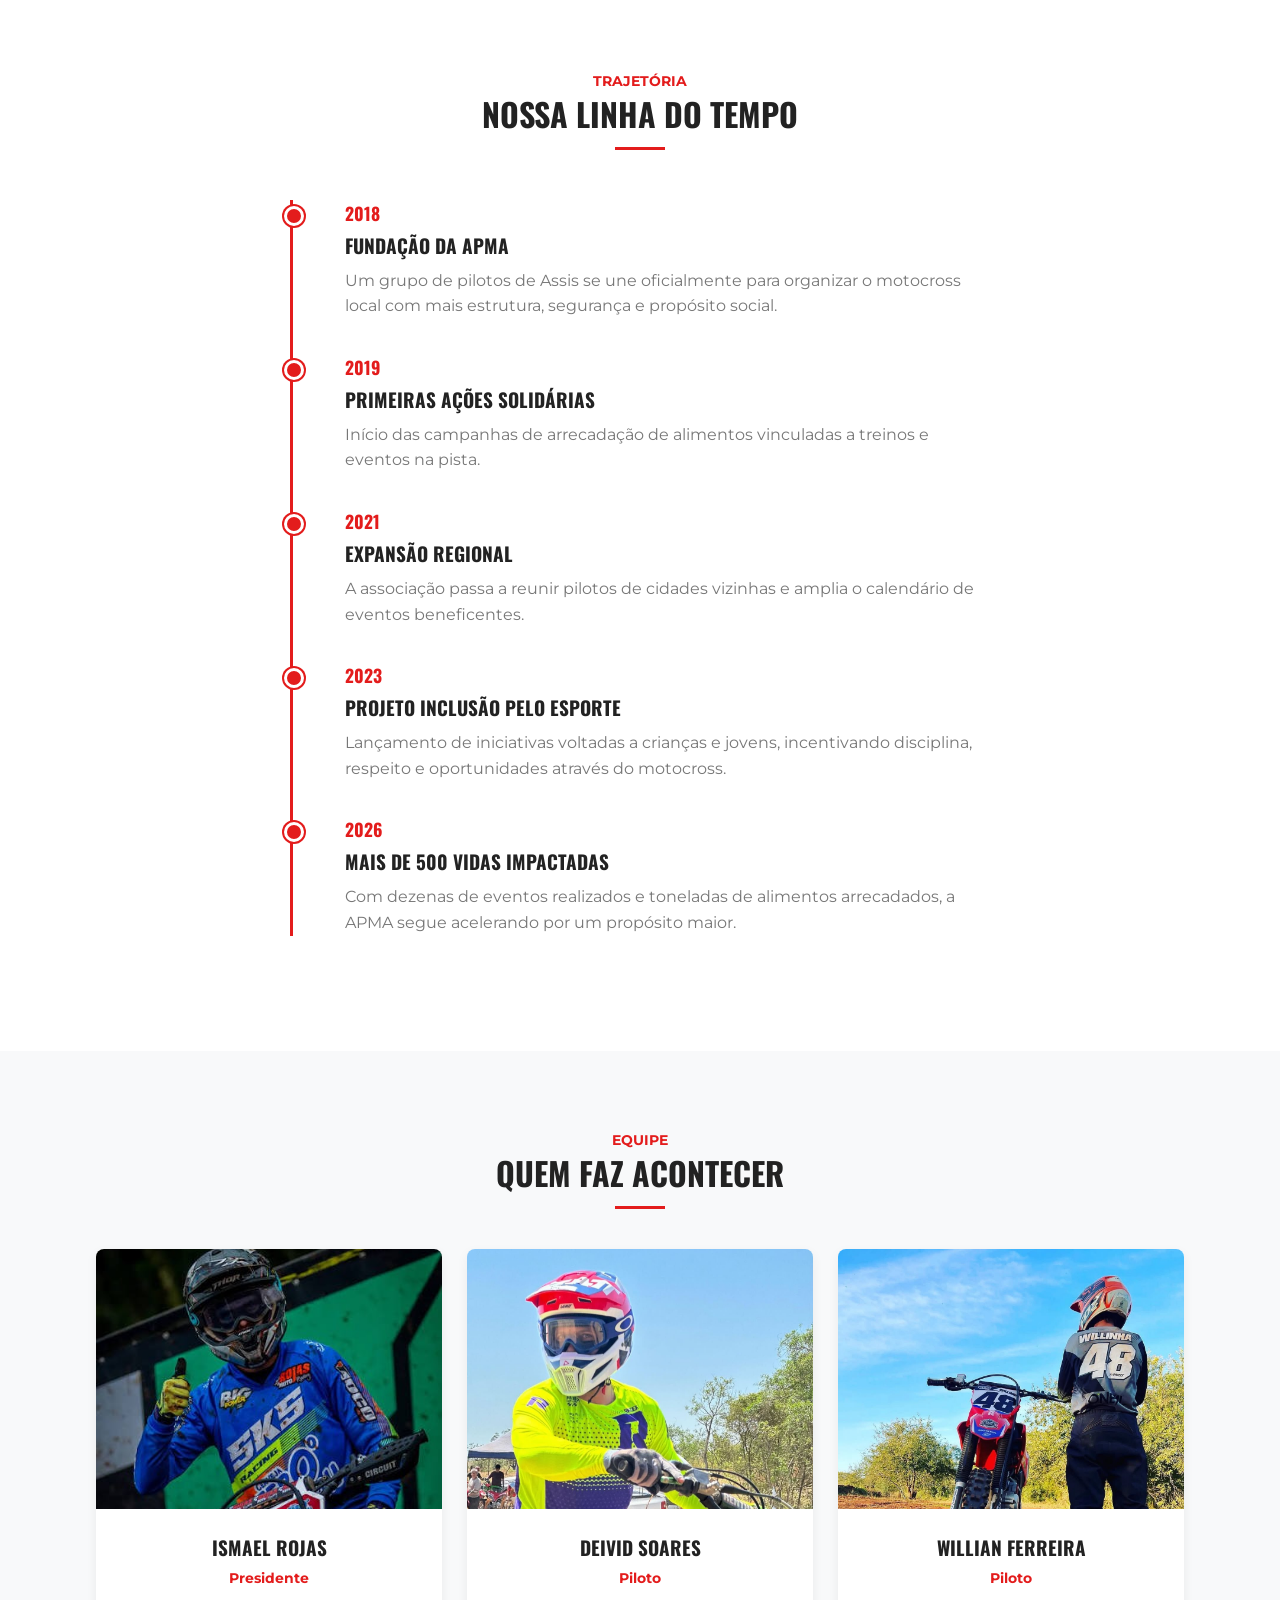
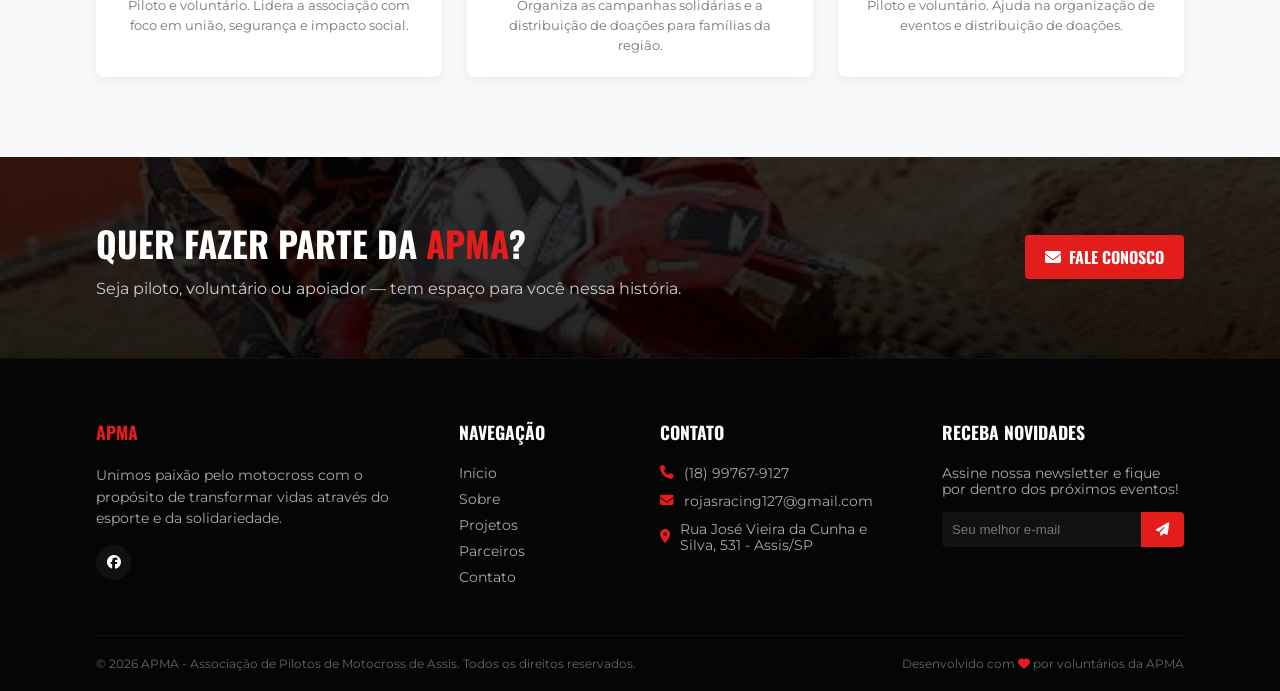
<file: sobre.html>
<!DOCTYPE html>
<html lang="pt-BR">

<head>
    <meta charset="UTF-8">
    <meta name="viewport" content="width=device-width, initial-scale=1.0">
    <title>Sobre a APMA - Associação de Pilotos de Motocross de Assis</title>
    <meta name="description"
        content="Conheça a história, missão e valores da APMA — Associação de Pilotos de Motocross de Assis.">
    <link rel="stylesheet" href="https://cdnjs.cloudflare.com/ajax/libs/font-awesome/6.4.0/css/all.min.css">
    <link
        href="https://fonts.googleapis.com/css2?family=Montserrat:wght@400;700;900&family=Oswald:wght@500;700&display=swap"
        rel="stylesheet">
    <link rel="stylesheet" href="css/style.css">
</head>

<body>

    <header class="solido">
        <div class="conteudo barra">
            <a href="index.html" class="marca">
                <h2 style="color: white; font-style: italic;"><span style="color: var(--primary-color);">APMA</span>
                </h2>
            </a>
            <button class="botao-menu" aria-label="Abrir menu"><i class="fa-solid fa-bars"></i></button>
            <nav class="menu">
                <a href="index.html">Início</a>
                <a href="sobre.html" class="ativo">Sobre</a>
                <a href="projetos.html">Projetos</a>
                <a href="parceiros.html">Parceiros</a>
                <a href="contato.html">Contato</a>
            </nav>
        </div>
    </header>

    <section class="capa capa-sobre">
        <div class="conteudo">
            <span class="etiqueta">QUEM SOMOS</span>
            <h1>Sobre a APMA</h1>
            <p>Uma associação que une a paixão pelo motocross ao compromisso de transformar vidas em Assis e região.
            </p>
        </div>
    </section>

    <section class="secao clara">
        <div class="conteudo sobre-grade">
            <div class="sobre-foto">
                <img src="assets/sobre.jpg" alt="Pilotos da APMA na pista">
            </div>
            <div class="sobre-conteudo">
                <span class="subtitulo">Nossa História</span>
                <h2>Nascemos na pista,<br>crescemos na comunidade</h2>
                <p>A Associação de Pilotos de Motocross de Assis (APMA) surgiu da união de pilotos, famílias e
                    entusiastas que acreditavam que o motocross poderia ser mais do que competição: poderia ser
                    ferramenta de inclusão, disciplina e solidariedade.</p>
                <p>Com o tempo, a associação se consolidou como referência regional — organizando provas, treinos e,
                    principalmente, ações sociais que levam alimentos, agasalhos e oportunidades a quem mais precisa.
                </p>
                <p><em>Aqui, acelera-se por esporte, mas o que nos move é a solidariedade.</em></p>
            </div>
        </div>
    </section>

    <section class="secao">
        <div class="conteudo">
            <span
                style="color: var(--primary-color); display:block; text-align:center; font-weight:bold; font-size:0.9rem;">NOSSOS
                PILARES</span>
            <h2 class="titulo">Missão, Visão e Valores</h2>
            <div class="valores-grade">
                <div class="cartao-valor">
                    <i class="fa-solid fa-bullseye"></i>
                    <h3>Missão</h3>
                    <p>Promover o motocross com responsabilidade, unindo esporte e ações sociais para gerar impacto
                        positivo em Assis e região.</p>
                </div>
                <div class="cartao-valor">
                    <i class="fa-solid fa-eye"></i>
                    <h3>Visão</h3>
                    <p>Ser referência no interior paulista como associação esportiva que transforma comunidades através
                        do esporte e da solidariedade.</p>
                </div>
                <div class="cartao-valor">
                    <i class="fa-solid fa-heart"></i>
                    <h3>Valores</h3>
                    <p>União, respeito, inclusão, responsabilidade social, segurança na pista e compromisso com a
                        comunidade.</p>
                </div>
            </div>
        </div>
    </section>

    <section class="secao clara">
        <div class="conteudo">
            <span
                style="color: var(--primary-color); display:block; text-align:center; font-weight:bold; font-size:0.9rem;">TRAJETÓRIA</span>
            <h2 class="titulo">Nossa Linha do Tempo</h2>
            <div class="linha-tempo">
                <div class="marco">
                    <div class="ano">2018</div>
                    <h3>Fundação da APMA</h3>
                    <p>Um grupo de pilotos de Assis se une oficialmente para organizar o motocross local com mais
                        estrutura, segurança e propósito social.</p>
                </div>
                <div class="marco">
                    <div class="ano">2019</div>
                    <h3>Primeiras Ações Solidárias</h3>
                    <p>Início das campanhas de arrecadação de alimentos vinculadas a treinos e eventos na pista.</p>
                </div>
                <div class="marco">
                    <div class="ano">2021</div>
                    <h3>Expansão Regional</h3>
                    <p>A associação passa a reunir pilotos de cidades vizinhas e amplia o calendário de eventos
                        beneficentes.</p>
                </div>
                <div class="marco">
                    <div class="ano">2023</div>
                    <h3>Projeto Inclusão pelo Esporte</h3>
                    <p>Lançamento de iniciativas voltadas a crianças e jovens, incentivando disciplina, respeito e
                        oportunidades através do motocross.</p>
                </div>
                <div class="marco">
                    <div class="ano">2026</div>
                    <h3>Mais de 500 vidas impactadas</h3>
                    <p>Com dezenas de eventos realizados e toneladas de alimentos arrecadados, a APMA segue acelerando
                        por um propósito maior.</p>
                </div>
            </div>
        </div>
    </section>

    <section class="secao">
        <div class="conteudo">
            <span
                style="color: var(--primary-color); display:block; text-align:center; font-weight:bold; font-size:0.9rem;">EQUIPE</span>
            <h2 class="titulo">Quem Faz Acontecer</h2>
            <div class="equipe-grade">
                <div class="cartao-equipe">
                    <img src="assets/ismaelRojas.jpg"
                        alt="Ismael Rojas">
                    <div class="info-equipe">
                        <h3>Ismael Rojas</h3>
                        <span class="funcao">Presidente</span>
                        <p>Piloto e voluntário. Lidera a associação com foco em união, segurança e impacto social.</p>
                    </div>
                </div>
                <div class="cartao-equipe">
                    <img src="assets/deividSoares.jpeg"
                        alt="Deivid Soares">
                    <div class="info-equipe">
                        <h3>Deivid Soares</h3>
                        <span class="funcao">Piloto</span>
                        <p>Organiza as campanhas solidárias e a distribuição de doações para famílias da região.</p>
                    </div>
                </div>
                <div class="cartao-equipe">
                    <img src="assets/willianFerreira.jpeg"
                        alt="Willian Ferreira">
                    <div class="info-equipe">
                        <h3>Willian Ferreira</h3>
                        <span class="funcao">Piloto</span>
                        <p>Piloto e voluntário. Ajuda na organização de eventos e distribuição de doações.</p>
                    </div>
                </div>
            </div>
        </div>
    </section>

    <section class="chamada">
        <div class="conteudo chamada-conteudo">
            <div class="chamada-texto">
                <h2>QUER FAZER PARTE DA <span>APMA</span>?</h2>
                <p>Seja piloto, voluntário ou apoiador — tem espaço para você nessa história.</p>
            </div>
            <div class="chamada-acoes">
                <a href="contato.html" class="botao"><i class="fa-solid fa-envelope"></i> Fale Conosco</a>
            </div>
        </div>
    </section>

    <footer>
        <div class="conteudo rodape-grade">
            <div class="rodape-coluna rodape-sobre">
                <h3 style="color: var(--primary-color);">APMA</h3>
                <p>Unimos paixão pelo motocross com o propósito de transformar vidas através do esporte e da
                    solidariedade.</p>
                <div class="redes">
                    <a href="https://www.facebook.com/people/Ismael-Rojas-127/100063699161215/" aria-label="Facebook"><i class="fa-brands fa-facebook"></i></a>
                    
                </div>
            </div>
            <div class="rodape-coluna rodape-links">
                <h3>Navegação</h3>
                <ul>
                    <li><a href="index.html">Início</a></li>
                    <li><a href="sobre.html">Sobre</a></li>
                    <li><a href="projetos.html">Projetos</a></li>
                    <li><a href="parceiros.html">Parceiros</a></li>
                    <li><a href="contato.html">Contato</a></li>
                </ul>
            </div>
            <div class="rodape-coluna rodape-contato">
                <h3>Contato</h3>
                <p><i class="fa-solid fa-phone"></i> (18) 99767-9127</p>
                <p><i class="fa-solid fa-envelope"></i> rojasracing127@gmail.com</p>
                <p><i class="fa-solid fa-location-dot"></i> Rua José Vieira da Cunha e Silva, 531 - Assis/SP</p>
            </div>
            <div class="rodape-coluna">
                <h3>Receba Novidades</h3>
                <p>Assine nossa newsletter e fique por dentro dos próximos eventos!</p>
                <form class="boletim" onsubmit="return false;">
                    <input type="email" placeholder="Seu melhor e-mail" required>
                    <button type="submit" aria-label="Enviar"><i class="fa-solid fa-paper-plane"></i></button>
                </form>
            </div>
        </div>
        <div class="conteudo rodape-base">
            <p>&copy; 2026 APMA - Associação de Pilotos de Motocross de Assis. Todos os direitos reservados.</p>
            <p>Desenvolvido com <i class="fa-solid fa-heart" style="color: var(--primary-color);"></i> por voluntários
                da APMA</p>
        </div>
    </footer>

    <script src="js/script.js"></script>
</body>

</html>
</file>
<file: css/style.css>
:root {
    --primary-color: #E31C1C;
    --dark-bg: #0C0C0C;
    --dark-card: #141414;
    --light-bg: #F8F9FA;
    --text-light: #FFFFFF;
    --text-dark: #222222;
    --text-gray: #777777;
}

* {
    margin: 0;
    padding: 0;
    box-sizing: border-box;
}

body {
    font-family: 'Montserrat', sans-serif;
    background: var(--light-bg);
    color: var(--text-dark);
    overflow-x: hidden;
}

h1,
h2,
h3,
.botao,
.menu {
    font-family: 'Oswald', sans-serif;
    text-transform: uppercase;
}

a {
    text-decoration: none;
    color: inherit;
}

ul {
    list-style: none;
}

.conteudo {
    width: 85%;
    max-width: 1200px;
    margin: 0 auto;
}

.botao {
    background: var(--primary-color);
    color: var(--text-light);
    padding: 10px 20px;
    border: none;
    border-radius: 4px;
    font-weight: bold;
    cursor: pointer;
    display: inline-flex;
    align-items: center;
    gap: 8px;
}

.botao:hover {
    background: #b81414;
    transform: translateY(-3px);
    box-shadow: 0 8px 20px rgba(227, 28, 28, .35);
}

.botao:hover i {
    transform: scale(1.15);
}

.botao-contorno {
    background: transparent;
    border: 2px solid var(--text-light);
    color: var(--text-light);
}

.botao-contorno:hover {
    background: var(--text-light);
    color: var(--dark-bg);
    box-shadow: 0 8px 20px rgba(255, 255, 255, .2);
}

.titulo {
    text-align: center;
    font-size: 2rem;
    margin-bottom: 30px;
    position: relative;
}

.titulo::after {
    content: '';
    display: block;
    width: 50px;
    height: 3px;
    background: var(--primary-color);
    margin: 10px auto 0;
}

header {
    background: rgba(0, 0, 0, .85);
    position: absolute;
    width: 100%;
    top: 0;
    z-index: 1000;
    border-bottom: 1px solid rgba(255, 255, 255, .1);
}

header.solido {
    position: relative;
    background: #0a0a0a;
}

.barra {
    display: flex;
    justify-content: space-between;
    align-items: center;
    padding: 15px 0;
}

.marca:hover h2 {
    transform: scale(1.05);
    letter-spacing: 2px;
}

.menu {
    display: flex;
    gap: 20px;
}

.menu a {
    color: var(--text-light);
    font-size: .9rem;
    letter-spacing: 1px;
    position: relative;
    padding-bottom: 4px;
}

.menu a::after {
    content: '';
    position: absolute;
    left: 0;
    bottom: 0;
    width: 0;
    height: 2px;
    background: var(--primary-color);
}

.menu a:hover::after,
.menu a.ativo::after {
    width: 100%;
}

.menu a:hover,
.menu a.ativo {
    color: var(--primary-color);
}

.botao-menu {
    display: none;
    background: none;
    border: none;
    color: var(--text-light);
    font-size: 1.5rem;
    cursor: pointer;
}

.botao-menu:hover {
    color: var(--primary-color);
    transform: scale(1.1);
}

.destaque {
    background: linear-gradient(rgba(0, 0, 0, .6), rgba(0, 0, 0, .7)), url('../assets/hero.jpg') center/cover;
    height: 100vh;
    display: flex;
    align-items: center;
    color: var(--text-light);
    padding-top: 80px;
    position: relative;
}

.destaque-texto {
    max-width: 600px;
}

.destaque h1 {
    font-size: 4.5rem;
    line-height: 1;
    margin-bottom: 10px;
    font-weight: 900;
}

.destaque h1 span {
    color: var(--primary-color);
    display: block;
}

.destaque p {
    font-size: 1.1rem;
    margin-bottom: 30px;
    color: #ddd;
    line-height: 1.6;
}

.destaque-acoes {
    display: flex;
    gap: 15px;
}

.selo {
    position: absolute;
    right: 10%;
    bottom: 10%;
    border: 2px dashed rgba(255, 255, 255, .4);
    border-radius: 50%;
    padding: 20px;
    text-align: center;
    transform: rotate(-15deg);
}

.selo:hover {
    transform: rotate(0) scale(1.1);
    border-color: var(--primary-color);
    background: rgba(227, 28, 28, .15);
}

.sobre {
    padding: 80px 0;
    background: var(--text-light);
}

.sobre-grade,
.contato-grade {
    display: grid;
    grid-template-columns: 1fr 1fr;
    gap: 50px;
    align-items: center;
}

.contato-grade {
    grid-template-columns: 1fr 1.2fr;
    align-items: start;
}

.sobre-foto {
    overflow: hidden;
    border-radius: 8px;
}

.sobre-foto img {
    width: 100%;
    height: 500px;
    object-fit: cover;
    border-radius: 8px;
    box-shadow: 0 5px 15px rgba(0, 0, 0, .1);
}

.sobre-foto:hover img {
    transform: scale(1.05);
}

.subtitulo {
    color: var(--primary-color);
    text-transform: uppercase;
    font-weight: bold;
    font-size: .9rem;
    display: block;
    margin-bottom: 5px;
}

.sobre-conteudo h2 {
    font-size: 2.5rem;
    margin-bottom: 20px;
}

.sobre-conteudo p,
.bloco-texto p {
    color: var(--text-gray);
    line-height: 1.7;
    margin-bottom: 20px;
}

.impacto {
    background: linear-gradient(rgba(0, 0, 0, .85), rgba(0, 0, 0, .85)), url('../assets/impacto.jpg') center/cover;
    color: var(--text-light);
    padding: 60px 0;
    text-align: center;
}

.impacto .titulo {
    color: #fff;
    margin-bottom: 40px;
}

.impacto-grade {
    display: grid;
    grid-template-columns: repeat(4, 1fr);
    gap: 25px;
}

.projetos-grade {
    display: grid;
    grid-template-columns: repeat(3, 1fr);
    gap: 25px;
}

.contador {
    padding: 25px 15px;
    border-radius: 8px;
}

.contador:hover {
    transform: translateY(-8px);
    background: rgba(255, 255, 255, .06);
}

.contador i {
    font-size: 2rem;
    color: var(--primary-color);
    margin-bottom: 15px;
    display: inline-block;
}

.contador:hover i {
    transform: scale(1.2);
}

.numero {
    font-size: 3rem;
    font-family: 'Oswald', sans-serif;
    font-weight: bold;
    color: var(--primary-color);
}

.rotulo {
    font-size: .9rem;
    text-transform: uppercase;
    letter-spacing: 1px;
    margin-top: 5px;
    color: #bbb;
}

.projetos,
.depoimentos,
.secao {
    padding: 80px 0;
}

.secao.clara,
.projetos,
.depoimentos {
    background: var(--light-bg);
}

.secao.clara {
    background: var(--text-light);
}

.secao.escura {
    background: var(--dark-bg);
    color: var(--text-light);
}

.projetos-grade,
.depoimentos-grade,
.valores-grade,
.equipe-grade,
.parceiros-grade {
    margin-top: 40px;
}

.cartao-projeto,
.depoimento,
.cartao-valor,
.cartao-equipe,
.cartao-parceiro {
    background: var(--text-light);
    border-radius: 8px;
    box-shadow: 0 4px 12px rgba(0, 0, 0, .06);
}

.cartao-projeto,
.cartao-equipe {
    overflow: hidden;
}

.cartao-projeto:hover,
.depoimento:hover,
.cartao-valor:hover,
.cartao-equipe:hover,
.cartao-parceiro:hover,
.formulario:hover {
    transform: translateY(-8px);
    box-shadow: 0 16px 32px rgba(0, 0, 0, .12);
}

.foto-projeto {
    height: 180px;
    background-size: cover;
    background-position: center;
}

.cartao-projeto:hover .foto-projeto,
.cartao-equipe:hover img,
.detalhe:hover .detalhe-foto {
    transform: scale(1.06);
}

.info-projeto,
.info-equipe {
    padding: 20px;
}

.info-projeto h3,
.cartao-valor h3,
.detalhe-texto h3 {
    margin-bottom: 10px;
}

.cartao-projeto:hover h3,
.cartao-valor:hover h3,
.detalhe:hover h3,
.cartao-parceiro:hover .logo-parceiro {
    color: var(--primary-color);
}

.info-projeto p {
    font-size: .85rem;
    color: var(--text-gray);
    line-height: 1.5;
    margin-bottom: 15px;
    height: 65px;
    overflow: hidden;
}

.link-projeto {
    color: var(--primary-color);
    font-weight: bold;
    font-size: .85rem;
    display: inline-flex;
    align-items: center;
    gap: 5px;
}

.cartao-projeto:hover .link-projeto {
    gap: 10px;
}

.parceiros {
    padding: 50px 0;
    background: #F0F1F2;
    border-top: 1px solid #e0e0e0;
    text-align: center;
}

.titulo-parceiros {
    font-size: 1rem;
    color: var(--text-gray);
    margin-bottom: 25px;
    letter-spacing: 1px;
}

.faixa-parceiros {
    display: flex;
    justify-content: space-between;
    align-items: center;
    gap: 20px;
    opacity: .6;
}

.faixa-parceiros span:hover {
    opacity: 1;
    transform: scale(1.1);
    color: var(--primary-color);
}

.depoimentos-grade,
.valores-grade,
.equipe-grade,
.parceiros-grade {
    display: grid;
    grid-template-columns: repeat(3, 1fr);
    gap: 25px;
}

.depoimento {
    padding: 30px;
    position: relative;
    border-bottom: 3px solid transparent;
}

.depoimento:hover {
    border-bottom-color: var(--primary-color);
}

.depoimento .fa-quote-left {
    color: rgba(227, 28, 28, .2);
    font-size: 2rem;
    position: absolute;
    top: 20px;
    left: 20px;
}

.depoimento:hover .fa-quote-left {
    color: rgba(227, 28, 28, .45);
}

.depoimento p,
.cartao-valor p,
.cartao-parceiro p,
.info-equipe p {
    color: var(--text-gray);
    font-size: .9rem;
    line-height: 1.6;
}

.depoimento p {
    margin-bottom: 20px;
    position: relative;
    z-index: 1;
}

.autor {
    display: flex;
    align-items: center;
    gap: 15px;
}

.autor img {
    width: 45px;
    height: 45px;
    border-radius: 50%;
    object-fit: cover;
}

.depoimento:hover .autor img {
    transform: scale(1.1);
}

.autor h4 {
    font-size: .95rem;
}

.autor span,
.info-equipe p {
    font-size: .8rem;
    color: var(--text-gray);
}

.chamada {
    background: linear-gradient(rgba(0, 0, 0, .8), rgba(0, 0, 0, .85)), url('../assets/cta.jpg') center/cover;
    color: var(--text-light);
    padding: 60px 0;
}

.chamada-conteudo,
.seja-parceiro {
    display: grid;
    align-items: center;
    gap: 30px;
}

.chamada-conteudo {
    grid-template-columns: 1fr auto;
}

.chamada-texto h2 {
    font-size: 2.2rem;
    margin-bottom: 10px;
}

.chamada-texto h2 span {
    color: var(--primary-color);
}

.chamada-texto p {
    color: #ccc;
}

.chamada-acoes {
    display: flex;
    gap: 15px;
}

footer {
    background: #050505;
    color: #aaa;
    padding: 60px 0 20px;
    font-size: .85rem;
    border-top: 1px solid #111;
}

.rodape-grade {
    display: grid;
    grid-template-columns: 2fr 1fr 1.5fr 1.5fr;
    gap: 40px;
    margin-bottom: 40px;
}

.rodape-coluna h3 {
    color: var(--text-light);
    font-size: 1.1rem;
    margin-bottom: 20px;
}

.rodape-sobre p {
    line-height: 1.6;
    margin-bottom: 15px;
}

.redes {
    display: flex;
    gap: 12px;
}

.redes a {
    background: #111;
    width: 35px;
    height: 35px;
    display: flex;
    align-items: center;
    justify-content: center;
    border-radius: 50%;
    color: var(--text-light);
}

.redes a:hover {
    background: var(--primary-color);
    transform: translateY(-4px);
}

.rodape-links li {
    margin-bottom: 10px;
}

.rodape-links a:hover {
    color: var(--primary-color);
    padding-left: 6px;
}

.rodape-contato p {
    margin-bottom: 12px;
    display: flex;
    align-items: center;
    gap: 10px;
}

.rodape-contato p:hover {
    color: var(--text-light);
}

.rodape-contato i {
    color: var(--primary-color);
}

.boletim {
    display: flex;
    margin-top: 15px;
}

.boletim input {
    flex: 1;
    padding: 10px;
    border: none;
    border-radius: 4px 0 0 4px;
    background: #111;
    color: #fff;
}

.boletim input:focus {
    outline: 1px solid var(--primary-color);
}

.boletim button {
    background: var(--primary-color);
    border: none;
    color: #fff;
    padding: 0 15px;
    border-radius: 0 4px 4px 0;
    cursor: pointer;
}

.boletim button:hover {
    background: #b81414;
}

.rodape-base {
    border-top: 1px solid #111;
    padding-top: 20px;
    display: flex;
    justify-content: space-between;
    font-size: .75rem;
    color: #666;
}

.capa {
    background: linear-gradient(rgba(0, 0, 0, .75), rgba(0, 0, 0, .85)), url('../assets/hero.jpg') center/cover;
    color: var(--text-light);
    padding: 100px 0 70px;
    text-align: center;
}

.capa-sobre {
    background-image: linear-gradient(rgba(0, 0, 0, .75), rgba(0, 0, 0, .85)), url('../assets/sobre.jpg');
}

.capa-impacto {
    background-image: linear-gradient(rgba(0, 0, 0, .75), rgba(0, 0, 0, .85)), url('../assets/impacto.jpg');
}

.capa-chamada {
    background-image: linear-gradient(rgba(0, 0, 0, .75), rgba(0, 0, 0, .85)), url('../assets/cta.jpg');
}

.etiqueta {
    color: var(--primary-color);
    font-weight: bold;
    font-size: .85rem;
    letter-spacing: 2px;
    display: block;
    margin-bottom: 10px;
}

.capa h1 {
    font-size: 3rem;
    margin-bottom: 15px;
}

.capa p {
    max-width: 600px;
    margin: 0 auto;
    color: #ccc;
    line-height: 1.6;
}

.bloco-texto {
    max-width: 800px;
    margin: 0 auto 40px;
}

.secao.escura .bloco-texto p {
    color: #bbb;
}

.cartao-valor,
.cartao-parceiro {
    padding: 35px 28px;
    text-align: center;
}

.cartao-valor i {
    font-size: 2.2rem;
    color: var(--primary-color);
    margin-bottom: 15px;
    display: inline-block;
}

.cartao-valor:hover i {
    transform: scale(1.15);
}

.linha-tempo {
    max-width: 700px;
    margin: 50px auto 0;
    position: relative;
    padding-left: 30px;
}

.linha-tempo::before {
    content: '';
    position: absolute;
    left: 0;
    top: 0;
    bottom: 0;
    width: 3px;
    background: var(--primary-color);
}

.marco {
    position: relative;
    margin-bottom: 35px;
    padding-left: 25px;
}

.marco::before {
    content: '';
    position: absolute;
    left: -36px;
    top: 6px;
    width: 14px;
    height: 14px;
    border-radius: 50%;
    background: var(--primary-color);
    border: 3px solid #fff;
    box-shadow: 0 0 0 2px var(--primary-color);
}

.marco:hover {
    transform: translateX(8px);
}

.ano {
    color: var(--primary-color);
    font-family: 'Oswald', sans-serif;
    font-size: 1.1rem;
    font-weight: bold;
    margin-bottom: 5px;
}

.marco h3,
.info-equipe h3 {
    font-size: 1.2rem;
    margin-bottom: 8px;
}

.marco p {
    color: var(--text-gray);
    line-height: 1.6;
}

.cartao-equipe {
    text-align: center;
}

.cartao-equipe img {
    width: 100%;
    height: 260px;
    object-fit: cover;
}

.funcao {
    color: var(--primary-color);
    font-size: .85rem;
    font-weight: bold;
    margin-bottom: 10px;
    display: block;
}

.detalhe {
    display: grid;
    grid-template-columns: 1fr 1.2fr;
    gap: 40px;
    align-items: center;
    margin-bottom: 60px;
}

.detalhe:nth-child(even) {
    direction: rtl;
}

.detalhe:nth-child(even)>* {
    direction: ltr;
}

.detalhe-foto {
    height: 320px;
    border-radius: 8px;
    background-size: cover;
    background-position: center;
    box-shadow: 0 5px 20px rgba(0, 0, 0, .1);
}

.detalhe-texto h3 {
    font-size: 1.8rem;
}

.detalhe-texto p {
    color: var(--text-gray);
    line-height: 1.7;
    margin-bottom: 15px;
}

.etiquetas {
    display: flex;
    flex-wrap: wrap;
    gap: 8px;
    margin-top: 15px;
}

.etiquetas span {
    background: rgba(227, 28, 28, .1);
    color: var(--primary-color);
    padding: 5px 12px;
    border-radius: 4px;
    font-size: .75rem;
    font-weight: bold;
    text-transform: uppercase;
}

.etiquetas span:hover {
    background: var(--primary-color);
    color: #fff;
}

.logo-parceiro {
    font-family: 'Oswald', sans-serif;
    font-size: 1.6rem;
    font-weight: bold;
    margin-bottom: 15px;
    letter-spacing: 1px;
}

.logo-parceiro.destaque-nome {
    color: var(--primary-color);
}

.tipo-parceiro {
    color: var(--primary-color);
    font-size: .75rem;
    font-weight: bold;
    text-transform: uppercase;
    letter-spacing: 1px;
    margin-bottom: 12px;
    display: block;
}

.seja-parceiro {
    background: var(--dark-bg);
    color: var(--text-light);
    border-radius: 8px;
    padding: 50px;
    margin-top: 60px;
    grid-template-columns: 1.5fr 1fr;
}

.seja-parceiro:hover {
    box-shadow: 0 0 0 2px var(--primary-color);
}

.seja-parceiro h2 {
    font-size: 2rem;
    margin-bottom: 15px;
}

.seja-parceiro p {
    color: #bbb;
    line-height: 1.7;
    margin-bottom: 10px;
}

.seja-parceiro ul {
    margin: 20px 0;
}

.seja-parceiro li {
    color: #ccc;
    margin-bottom: 10px;
    display: flex;
    align-items: center;
    gap: 10px;
}

.seja-parceiro li i {
    color: var(--primary-color);
}

.contato-lista {
    margin-top: 30px;
}

.contato-item {
    display: flex;
    gap: 18px;
    margin-bottom: 28px;
    padding: 10px;
    border-radius: 8px;
}

.contato-item:hover {
    background: rgba(227, 28, 28, .05);
    transform: translateX(6px);
}

.icone {
    width: 50px;
    height: 50px;
    background: rgba(227, 28, 28, .1);
    border-radius: 50%;
    display: flex;
    align-items: center;
    justify-content: center;
    color: var(--primary-color);
    flex-shrink: 0;
}

.contato-item:hover .icone {
    background: var(--primary-color);
    color: #fff;
}

.contato-item h4 {
    font-size: 1rem;
    margin-bottom: 5px;
}

.contato-item p {
    color: var(--text-gray);
    font-size: .9rem;
    line-height: 1.5;
}

.formulario {
    background: var(--text-light);
    padding: 40px;
    border-radius: 8px;
    box-shadow: 0 5px 20px rgba(0, 0, 0, .06);
}

.formulario h3 {
    font-size: 1.5rem;
    margin-bottom: 25px;
}

.campo {
    margin-bottom: 18px;
}

.campo label {
    display: block;
    font-size: .85rem;
    font-weight: bold;
    margin-bottom: 6px;
}

.campo input,
.campo select,
.campo textarea {
    width: 100%;
    padding: 12px 15px;
    border: 1px solid #ddd;
    border-radius: 4px;
    font-family: 'Montserrat', sans-serif;
    font-size: .9rem;
    background: #fafafa;
}

.campo input:focus,
.campo select:focus,
.campo textarea:focus {
    outline: none;
    border-color: var(--primary-color);
    background: #fff;
}

.campo textarea {
    min-height: 140px;
    resize: vertical;
}

.linha-form {
    display: grid;
    grid-template-columns: 1fr 1fr;
    gap: 15px;
}

.nota-form {
    font-size: .8rem;
    color: var(--text-gray);
    margin-top: 15px;
    line-height: 1.5;
}

.botao,
.botao i,
.marca h2,
.menu a::after,
.selo,
.sobre-foto img,
.contador,
.contador i,
.cartao-projeto,
.foto-projeto,
.cartao-equipe,
.cartao-equipe img,
.detalhe-foto,
.depoimento,
.autor img,
.redes a,
.rodape-links a,
.faixa-parceiros span,
.etiquetas span,
.contato-item,
.icone,
.cartao-valor i,
.marco,
.formulario,
.seja-parceiro,
.link-projeto,
.botao-menu {
    transition: .3s ease;
}

@media (max-width: 992px) {

    .impacto-grade,
    .projetos-grade,
    .depoimentos-grade,
    .rodape-grade,
    .valores-grade,
    .equipe-grade,
    .parceiros-grade {
        grid-template-columns: 1fr 1fr;
    }

    .chamada-conteudo,
    .detalhe,
    .contato-grade,
    .sobre-grade,
    .seja-parceiro {
        grid-template-columns: 1fr;
        text-align: center;
    }

    .detalhe:nth-child(even) {
        direction: ltr;
    }

    .seja-parceiro,
    .contato-grade,
    .sobre-grade {
        text-align: left;
    }
}

@media (max-width: 768px) {

    .impacto-grade,
    .projetos-grade,
    .depoimentos-grade,
    .rodape-grade,
    .valores-grade,
    .equipe-grade,
    .parceiros-grade,
    .linha-form {
        grid-template-columns: 1fr;
    }

    .botao-menu {
        display: block;
        order: 3;
    }

    .menu {
        display: none;
        position: absolute;
        top: 100%;
        left: 0;
        right: 0;
        background: rgba(0, 0, 0, .95);
        flex-direction: column;
        padding: 20px;
        text-align: center;
    }

    .menu.aberto {
        display: flex;
    }

    .barra {
        position: relative;
        flex-wrap: wrap;
    }

    header .botao {
        padding: 8px 14px;
        font-size: .8rem;
    }

    .destaque h1,
    .capa h1 {
        font-size: 2.5rem;
    }

    .destaque-acoes,
    .chamada-acoes {
        flex-direction: column;
        align-items: center;
    }

    .faixa-parceiros {
        flex-wrap: wrap;
        justify-content: center;
    }

    .selo {
        display: none;
    }

    .rodape-base {
        flex-direction: column;
        gap: 10px;
        text-align: center;
    }
}

@media (prefers-reduced-motion: reduce) {
    * {
        transition: none !important;
    }
}
</file>
